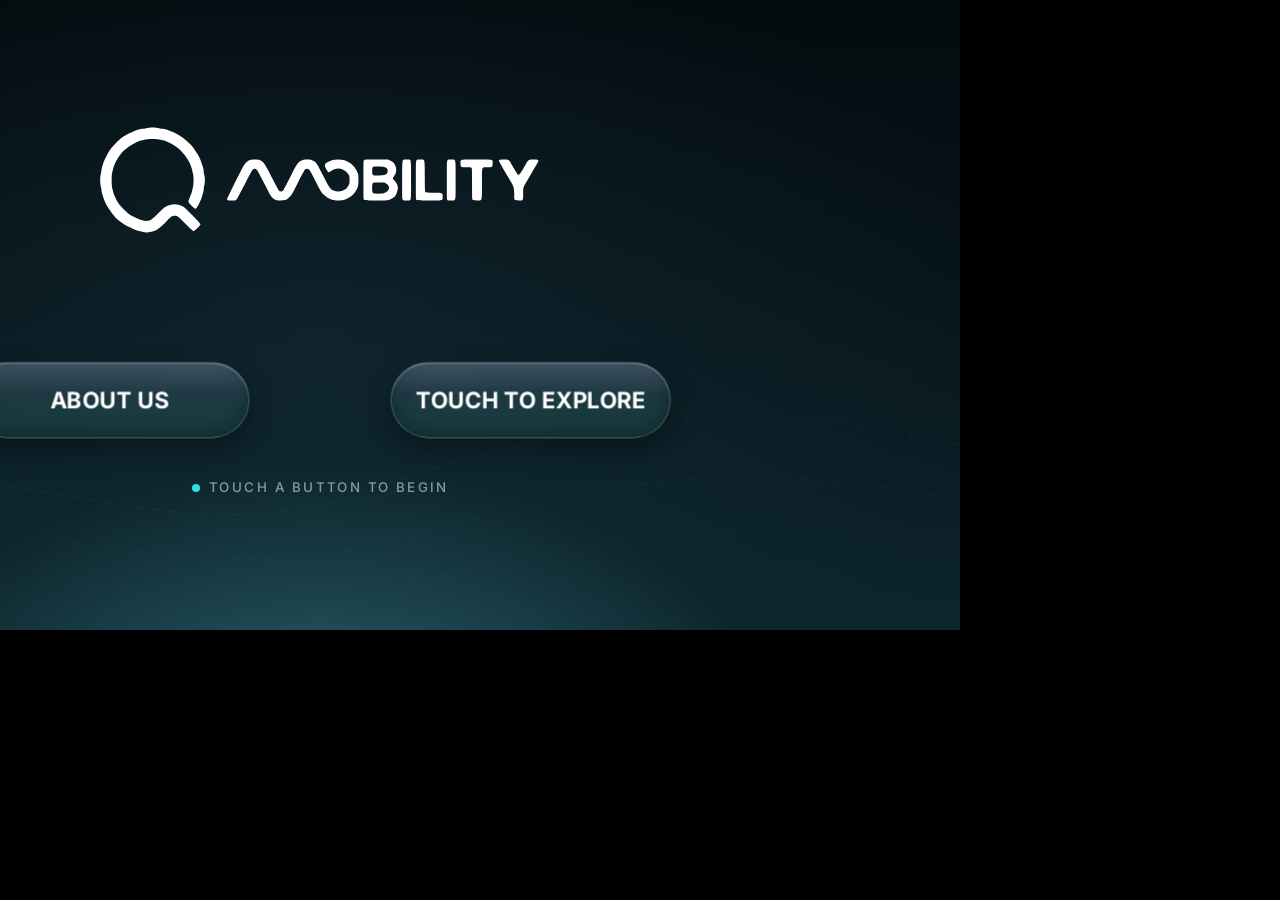
<file: qmobility-livex/index.html>
<!doctype html>
<html lang="en">
<head>
  <meta charset="utf-8">
  <meta name="viewport" content="width=device-width, initial-scale=1, maximum-scale=1, user-scalable=no">
  <meta name="mobile-web-app-capable" content="yes">
  <meta name="apple-mobile-web-app-capable" content="yes">
  <meta name="theme-color" content="#081820">
  <title>Q Mobility · LIVEX 2026</title>
  <link rel="preload" href="assets/img/q-mobility-logo.svg" as="image">
  <link rel="preload" href="assets/fonts/inter-latin-500-normal.woff2" as="font" type="font/woff2" crossorigin>
  <link rel="stylesheet" href="css/app.css">
</head>
<body>
  <!-- SVG icon sprite -->
  <svg width="0" height="0" style="position:absolute" aria-hidden="true">
    <defs>
      <symbol id="i-left" viewBox="0 0 24 24"><path d="M20 12H4.5M11 5l-7 7 7 7"/></symbol>
      <symbol id="i-right" viewBox="0 0 24 24"><path d="M4 12h15.5M13 5l7 7-7 7"/></symbol>
      <symbol id="i-home" viewBox="0 0 24 24"><path d="M2.5 11 12 2.5l9.5 8.5M5 9v11.5h5V15h4v5.5h5V9"/></symbol>
      <symbol id="i-close" viewBox="0 0 24 24"><path d="M5 5l14 14M19 5 5 19"/></symbol>
      <symbol id="i-gate" viewBox="0 0 32 32"><path d="M2.5 8.5h27M3.5 5.5h25v6h-25zM5.5 11.5v16M26.5 11.5v16"/><path d="M10 25.5v-4.8l1.6-4.2h8.8l1.6 4.2v4.8H10zM10 21h12M12.5 25.5v1.8M19.5 25.5v1.8"/><circle cx="13" cy="23" r=".6"/><circle cx="19" cy="23" r=".6"/></symbol>
      <symbol id="i-camera" viewBox="0 0 32 32"><path d="M4 10.5h5.5l2.2-3.5h8.6l2.2 3.5H28v15H4z"/><circle cx="16" cy="18" r="4.6"/><path d="M24 13.5h1"/></symbol>
      <symbol id="i-park" viewBox="0 0 32 32"><rect x="4" y="9" width="17" height="19" rx="3.5"/><path d="M10 23.5v-10h4a3 3 0 0 1 0 6h-4"/><path d="M22.5 8.5a5 5 0 0 1 4 4M23.5 4.5a9 9 0 0 1 7 7"/></symbol>
      <symbol id="i-wallet" viewBox="0 0 32 32"><path d="M6 10.5 20.5 5l2 5.5"/><path d="M4.5 11.5c0-1 .8-1.5 1.8-1.5H25a2 2 0 0 1 2 2v14a2 2 0 0 1-2 2H6.5a2 2 0 0 1-2-2z"/><path d="M27 16h-5.5a2.5 2.5 0 0 0 0 5H27z"/></symbol>
      <symbol id="i-pin" viewBox="0 0 24 24"><path d="M12 22s7-6.6 7-12.2A7 7 0 0 0 5 9.8C5 15.4 12 22 12 22z"/><circle cx="12" cy="9.8" r="2.6"/></symbol>
      <symbol id="i-map" viewBox="0 0 24 24"><path d="M9 4 3 6.5v13.5l6-2.5 6 2.5 6-2.5V4l-6 2.5z M9 4v13.5M15 6.5V20"/></symbol>
    </defs>
  </svg>

  <div id="viewport">
    <main id="stage" aria-live="polite">

      <!-- ============ HOME / ATTRACT ============ -->
      <section class="screen screen--home" data-screen="home" aria-label="Welcome">
        <div class="home-bg">
          <div class="home-glow"></div>
          <svg class="home-lines" viewBox="0 0 1920 1080" preserveAspectRatio="none" aria-hidden="true">
            <path d="M-50 860 C 400 760, 700 980, 1000 880 S 1600 700, 1980 820"/>
            <path d="M-50 930 C 360 860, 760 1030, 1060 950 S 1560 800, 1980 900"/>
            <path d="M-50 1000 C 420 940, 820 1080, 1100 1010 S 1600 900, 1980 980"/>
          </svg>
        </div>
        <div class="home-content">
          <img class="home-logo reveal" style="--d:.1s" src="assets/img/q-mobility-logo.svg" alt="Q Mobility">
          <div class="home-actions">
            <button class="glass-btn reveal" style="--d:.45s" data-go="network">About Us</button>
            <button class="glass-btn reveal" style="--d:.6s" data-go="explore">Touch to Explore</button>
          </div>
          <p class="home-hint reveal" style="--d:1s"><span class="tap-dot"></span>Touch a button to begin</p>
        </div>
        <div class="footer-mark reveal" style="--d:.9s">Q Mobility · LIVEX 2026</div>
      </section>

      <!-- ============ SLIDE 1 · NETWORK ============ -->
      <section class="screen screen--network" data-screen="network" aria-label="Our network">
        <div class="bg-photo kenburns" style="background-image:url(assets/img/abu-dhabi-aerial.jpg)"></div>
        <div class="network-shade"></div>

        <header class="brandbar reveal" style="--d:.05s">
          <img src="assets/img/q-mobility-logo.svg" alt="Q Mobility">
          <span class="brandbar__rule"></span>
          <span class="brandbar__tag">Abu Dhabi's smart mobility operator</span>
        </header>

        <div class="headline">
          <h1 class="reveal" style="--d:.15s">6 toll gates. 250,000+ parking spaces.</h1>
          <p class="reveal" style="--d:.28s">One integrated mobility network across Abu Dhabi.</p>
        </div>

        <div class="stat-cards">
          <button class="stat-card reveal-up" style="--d:.45s" data-go="explore" aria-label="Road toll DARB: 6 toll gates. View on map">
            <span class="stat-card__label">Road toll <i>·</i> DARB</span>
            <span class="stat-card__num" data-count="6">6</span>
            <span class="stat-card__title">Toll gates</span>
            <span class="stat-card__desc">4 intercity gates. 2 city peripheral gates.</span>
          </button>
          <button class="stat-card reveal-up" style="--d:.58s" data-go="technology" aria-label="Parking: 250,000+ parking spaces">
            <span class="stat-card__label">Parking</span>
            <span class="stat-card__num" data-count="250000" data-suffix="+">250,000+</span>
            <span class="stat-card__title">Parking spaces</span>
            <span class="stat-card__desc">Public and private parking across the city.</span>
          </button>
          <button class="stat-card stat-card--link reveal-up" style="--d:.71s" data-go="explore" aria-label="View the Abu Dhabi network map">
            <span class="stat-card__label">Abu Dhabi network</span>
            <span class="stat-card__body">Tolling and parking across key corridors and destinations.</span>
            <span class="stat-card__cta">View map <b>&gt;</b></span>
          </button>
        </div>

        <div class="footer-mark">Q Mobility · LIVEX 2026</div>
      </section>

      <!-- ============ SLIDE 2 · TECHNOLOGY ============ -->
      <section class="screen screen--tech" data-screen="technology" aria-label="Technology">
        <div class="bg-photo kenburns kenburns--soft" style="background-image:url(assets/img/technology-scene.jpg)"></div>
        <div class="tech-shade"></div>

        <!-- beacon dots on the scene -->
        <span class="beacon" style="left:560px;top:418px"></span>
        <span class="beacon" style="left:1402px;top:241px"></span>
        <span class="beacon" style="left:1505px;top:401px"></span>
        <span class="beacon" style="left:244px;top:777px"></span>

        <header class="brandbar brandbar--mono reveal" style="--d:.05s">
          <img src="assets/img/q-mobility-logo.svg" alt="Q Mobility">
          <span class="brandbar__rule"></span>
          <span class="brandbar__tag">Abu Dhabi's smart mobility operator</span>
        </header>

        <div class="headline headline--tech">
          <h1 class="reveal" style="--d:.15s">Powered by the latest technology.</h1>
          <p class="reveal" style="--d:.28s">AI-enabled devices, SmartPark, App and Wallet.</p>
        </div>

        <button class="callout reveal-pop" style="--d:.5s;left:418px;top:278px;width:352px" data-detail="darb">
          <svg class="callout__icon"><use href="#i-gate"/></svg>
          <span class="callout__text"><b>DARB toll gates</b>Integrated tolling across Abu&nbsp;Dhabi.</span>
        </button>
        <button class="callout reveal-pop" style="--d:.65s;left:1508px;top:78px;width:364px" data-detail="ai">
          <svg class="callout__icon"><use href="#i-camera"/></svg>
          <span class="callout__text"><b>AI-enabled devices</b>Smarter sensing and real-time guidance.</span>
        </button>
        <button class="callout reveal-pop" style="--d:.8s;left:1541px;top:379px;width:345px" data-detail="smartpark">
          <svg class="callout__icon"><use href="#i-park"/></svg>
          <span class="callout__text"><b>SmartPark</b>Intelligent parking touchpoints across the city.</span>
        </button>
        <button class="callout reveal-pop" style="--d:.95s;left:310px;top:806px;width:394px" data-detail="app">
          <svg class="callout__icon"><use href="#i-wallet"/></svg>
          <span class="callout__text"><b>App + Wallet</b>Seamless access, payment and account management.</span>
        </button>

        <p class="tap-hint reveal" style="--d:1.3s"><span class="tap-dot"></span>Tap a highlight to learn more</p>
        <div class="footer-mark footer-mark--mono">Q Mobility · LIVEX 2026</div>
      </section>

      <!-- ============ SLIDE 3 · CLOSING ============ -->
      <section class="screen screen--closing" data-screen="closing" aria-label="Mobility for a better life">
        <div class="closing-bg"></div>
        <div class="closing-content">
          <img class="closing-logo reveal" style="--d:.15s" src="assets/img/q-mobility-logo.svg" alt="Q Mobility">
          <p class="closing-tagline reveal" style="--d:.5s">Mobility for a better life</p>
        </div>
      </section>

      <!-- ============ EXPLORE · TOLL GATE MAP ============ -->
      <section class="screen screen--map" data-screen="explore" aria-label="Abu Dhabi toll gate map">
        <header class="brandbar reveal" style="--d:.05s">
          <img src="assets/img/q-mobility-logo.svg" alt="Q Mobility">
          <span class="brandbar__rule"></span>
          <span class="brandbar__tag">Abu Dhabi's smart mobility operator</span>
        </header>

        <aside class="map-side">
          <p class="eyebrow reveal" style="--d:.12s">DARB · Road toll network</p>
          <h1 class="map-title reveal" style="--d:.2s">6 toll gates across Abu&nbsp;Dhabi.</h1>
          <p class="map-sub reveal" style="--d:.28s">Tap a gate on the map or in the list.</p>
          <ol class="gate-list" id="gateList"></ol>
        </aside>

        <div class="map-frame reveal-up" style="--d:.2s">
          <div class="map-canvas" id="mapCanvas">
            <img src="assets/img/toll-gates-map.jpg" alt="Map of Abu Dhabi showing the six DARB toll gates" draggable="false">
            <div id="mapPins"></div>
          </div>
          <div class="gate-card" id="gateCard" hidden>
            <button class="gate-card__close" aria-label="Close"><svg><use href="#i-close"/></svg></button>
            <div class="gate-card__photo" id="gateCardPhoto"></div>
            <div class="gate-card__body">
              <span class="eyebrow">DARB toll gate</span>
              <h2 id="gateCardName"></h2>
              <p class="gate-card__ar" id="gateCardAr" lang="ar" dir="rtl"></p>
            </div>
          </div>
        </div>

        <div class="footer-mark">Q Mobility · LIVEX 2026</div>
      </section>

      <!-- ============ DETAIL SHEET (technology) ============ -->
      <div class="sheet" id="sheet" hidden>
        <div class="sheet__scrim" data-close></div>
        <article class="sheet__panel" role="dialog" aria-modal="true" aria-labelledby="sheetTitle">
          <button class="sheet__close" data-close aria-label="Close"><svg><use href="#i-close"/></svg></button>
          <div class="sheet__media" id="sheetMedia"></div>
          <div class="sheet__body">
            <div class="sheet__head">
              <svg class="sheet__icon" id="sheetIcon"><use href="#i-gate"/></svg>
              <span class="eyebrow eyebrow--mono" id="sheetEyebrow"></span>
            </div>
            <h2 id="sheetTitle"></h2>
            <p id="sheetText"></p>
            <ul class="sheet__facts" id="sheetFacts"></ul>
            <button class="text-link" id="sheetAction" hidden></button>
          </div>
        </article>
      </div>

      <!-- ============ PERSISTENT NAV ============ -->
      <nav class="nav" id="nav" aria-label="Slide navigation">
        <button class="nav-btn" data-nav="prev" aria-label="Previous"><svg><use href="#i-left"/></svg></button>
        <button class="nav-btn" data-nav="home" aria-label="Home"><svg><use href="#i-home"/></svg></button>
        <button class="nav-btn nav-btn--active" data-nav="next" aria-label="Next"><svg><use href="#i-right"/></svg></button>
      </nav>

      <div class="progress" id="progress" aria-hidden="true"><i></i><i></i><i></i></div>
      <div class="idle-bar" id="idleBar" aria-hidden="true"></div>
    </main>
  </div>

  <script src="js/app.js"></script>
</body>
</html>
</file>
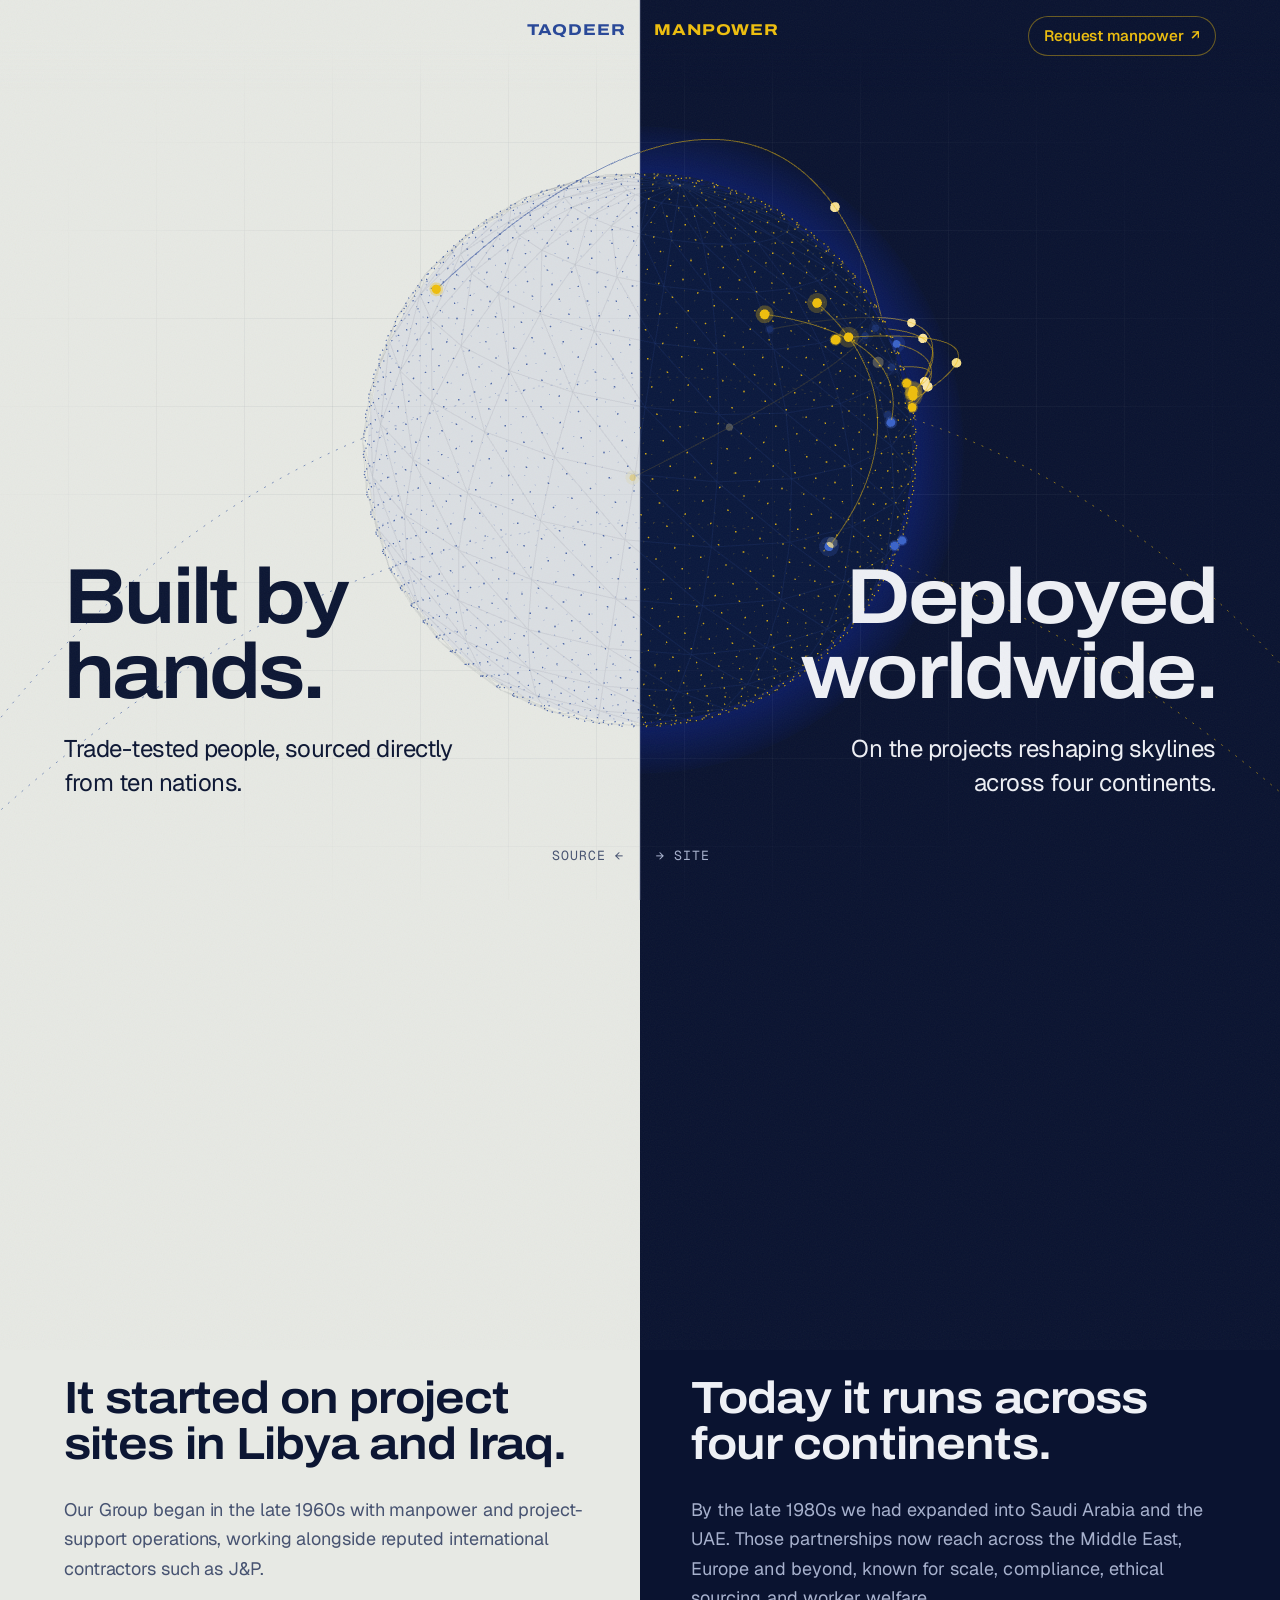
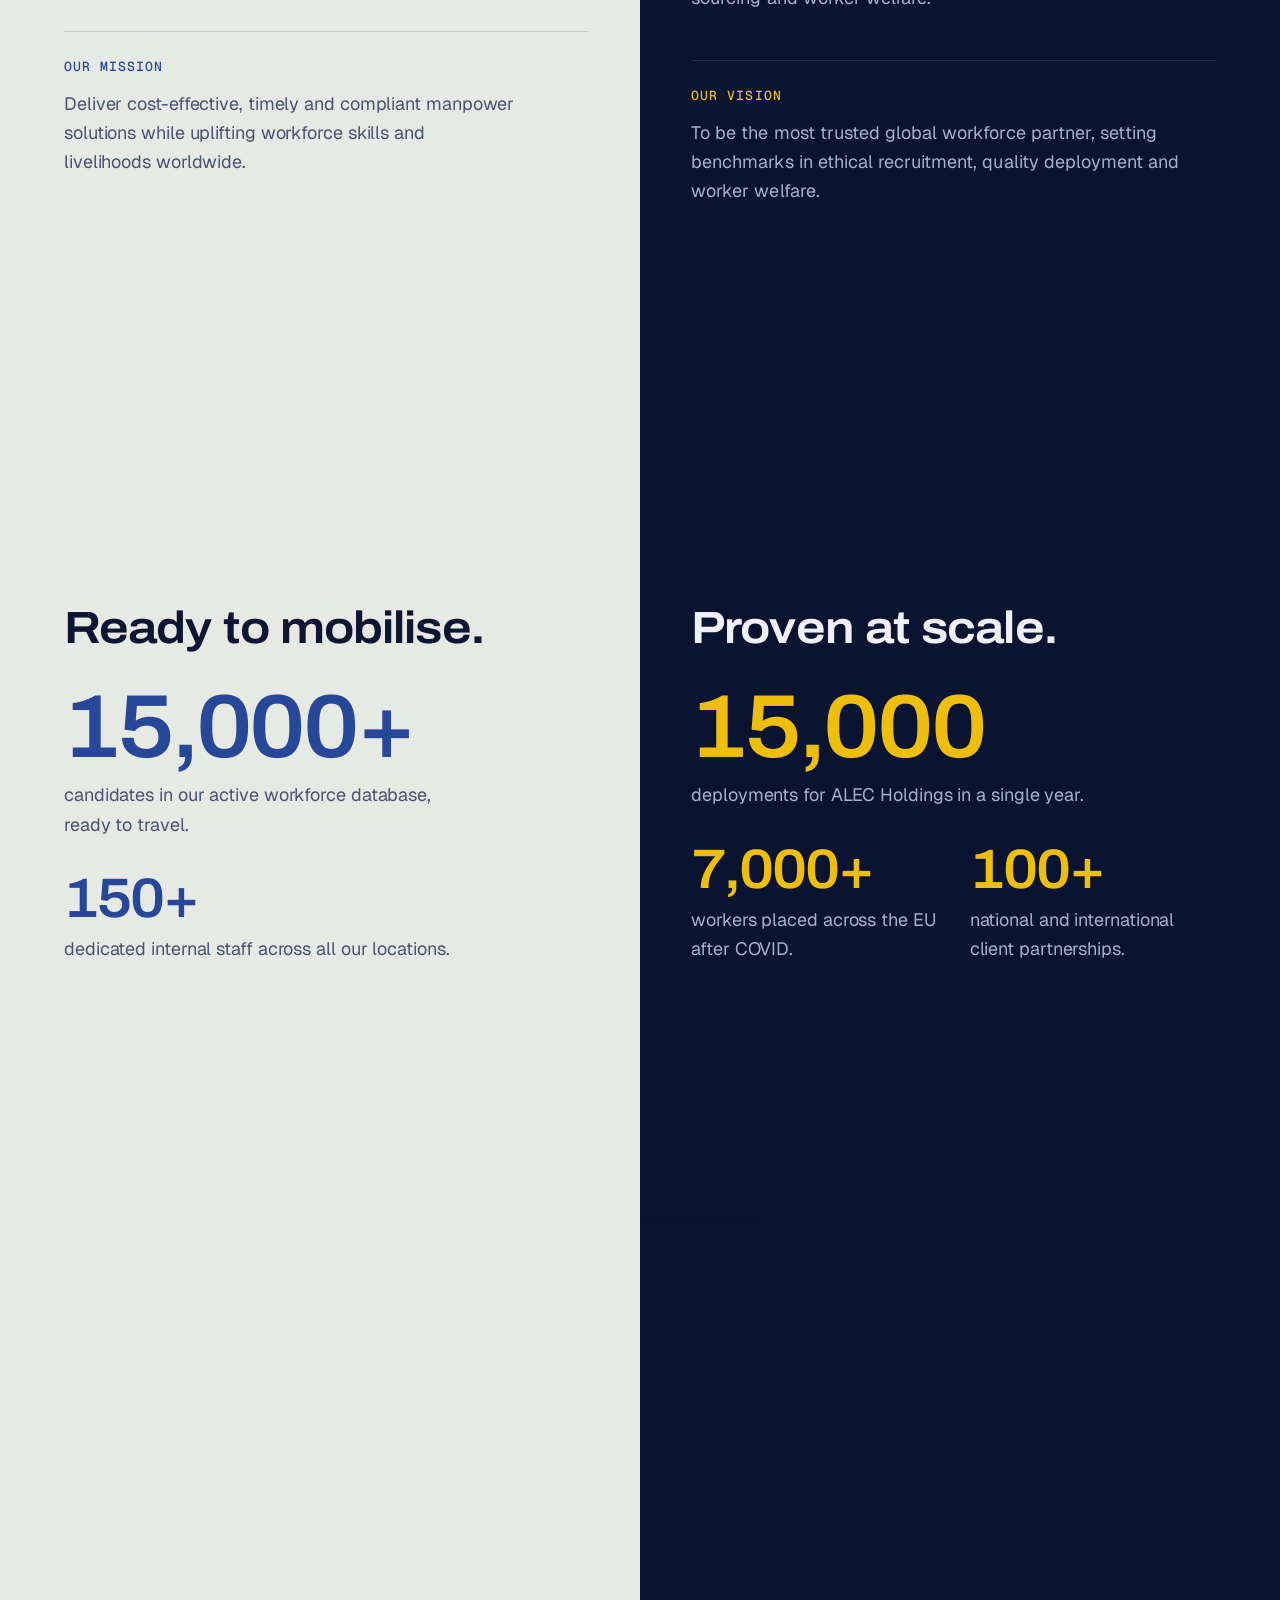
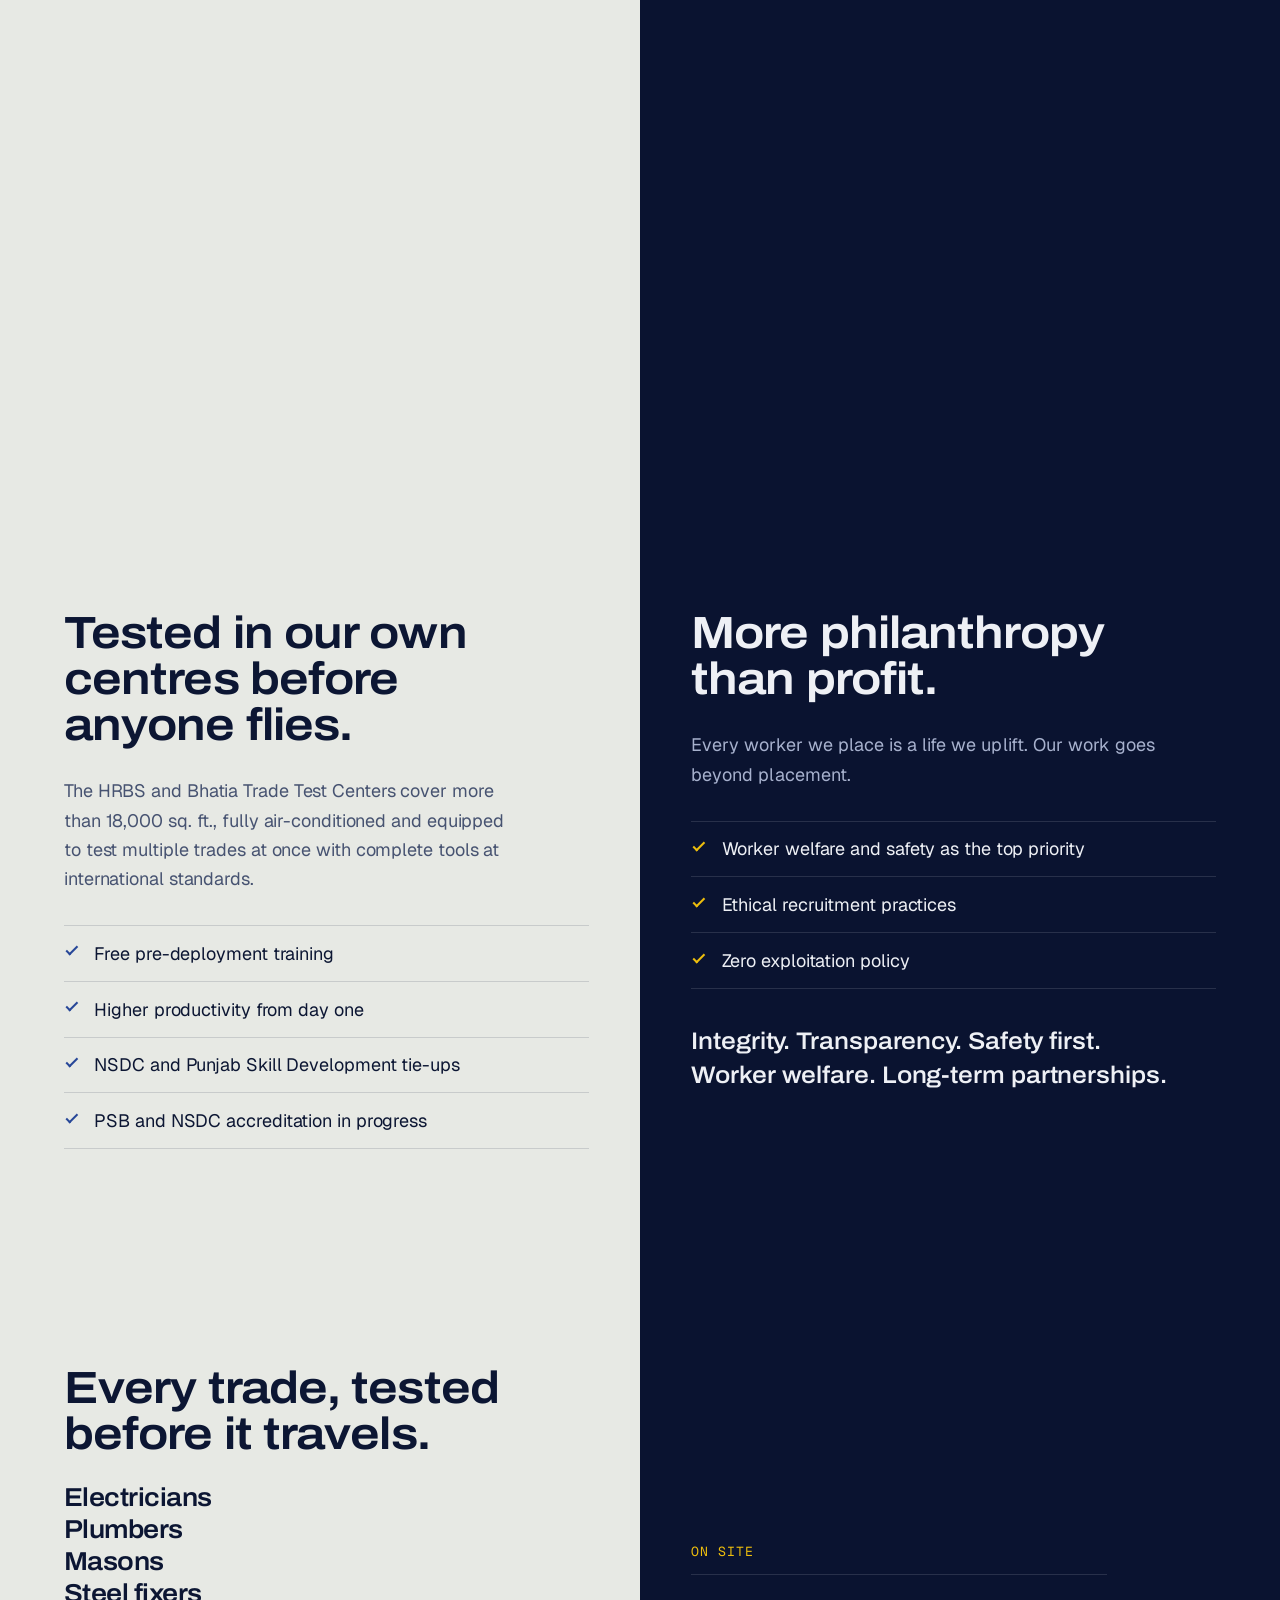
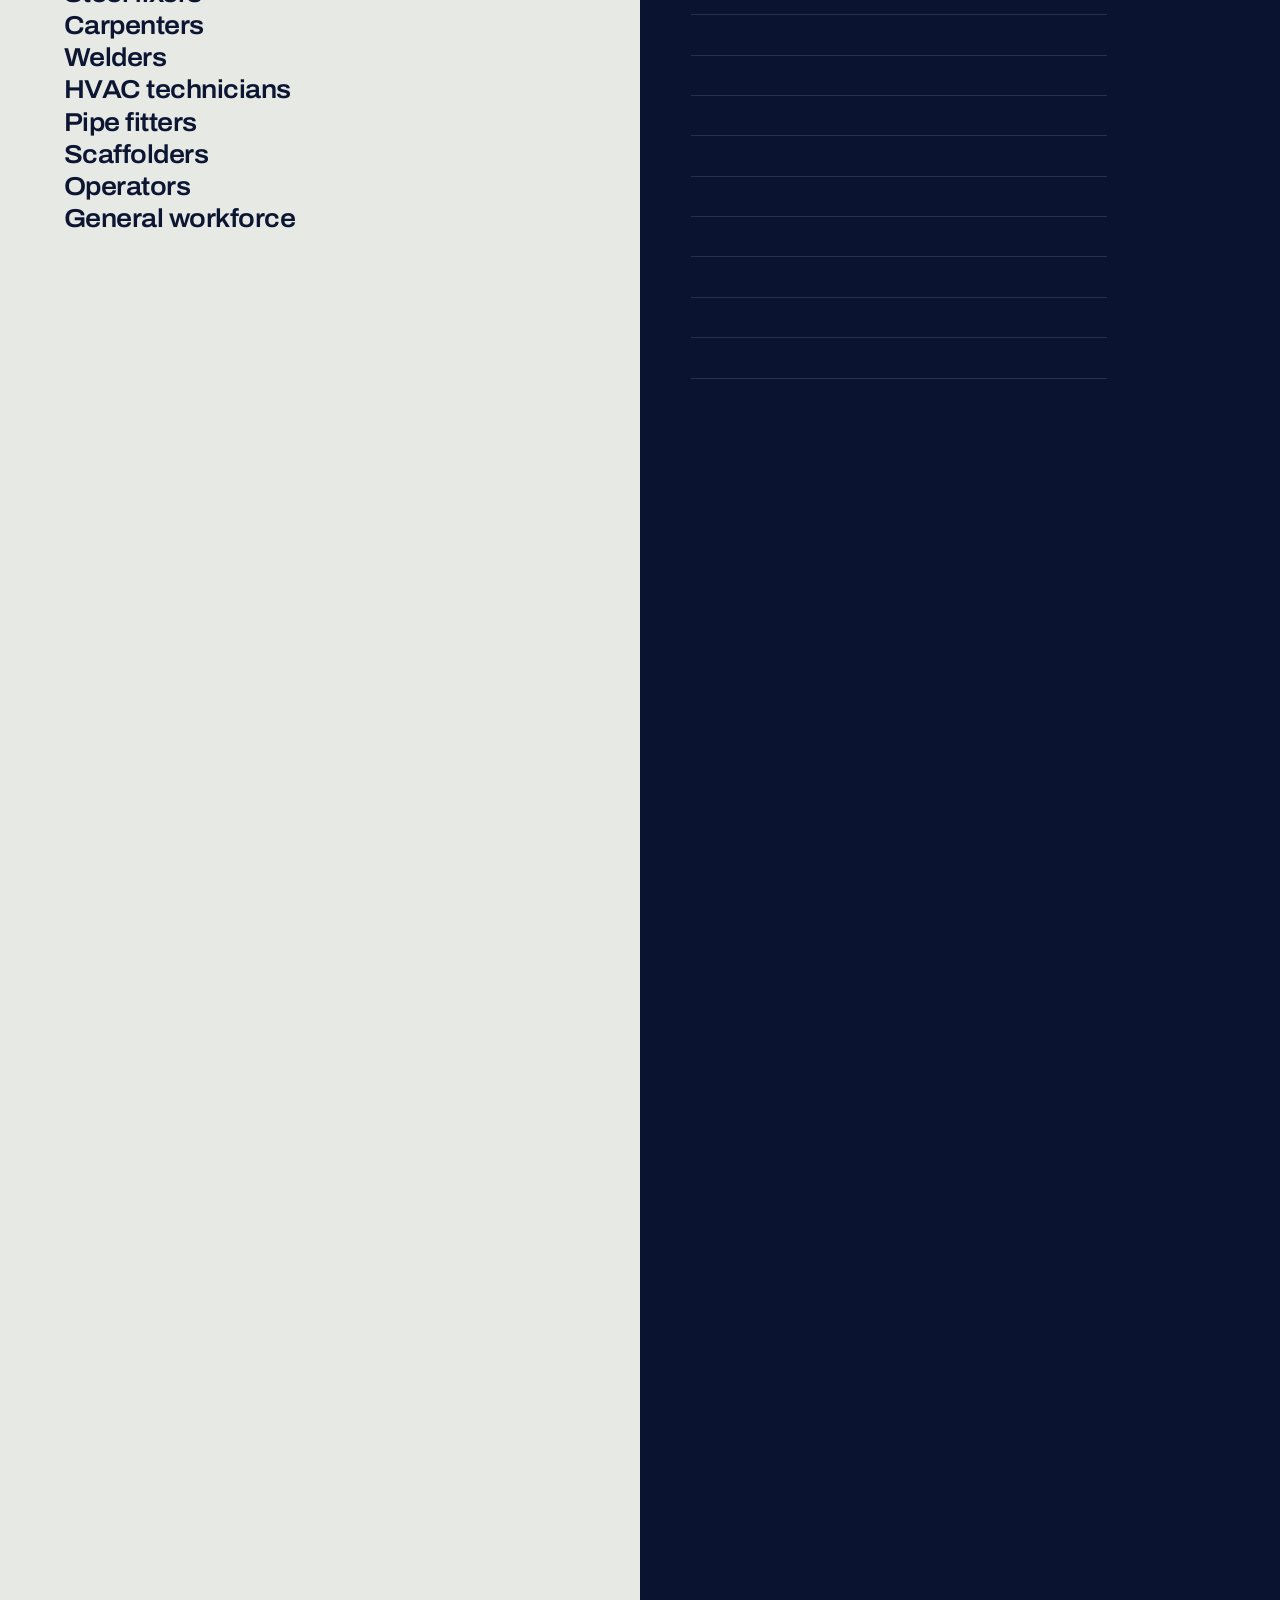
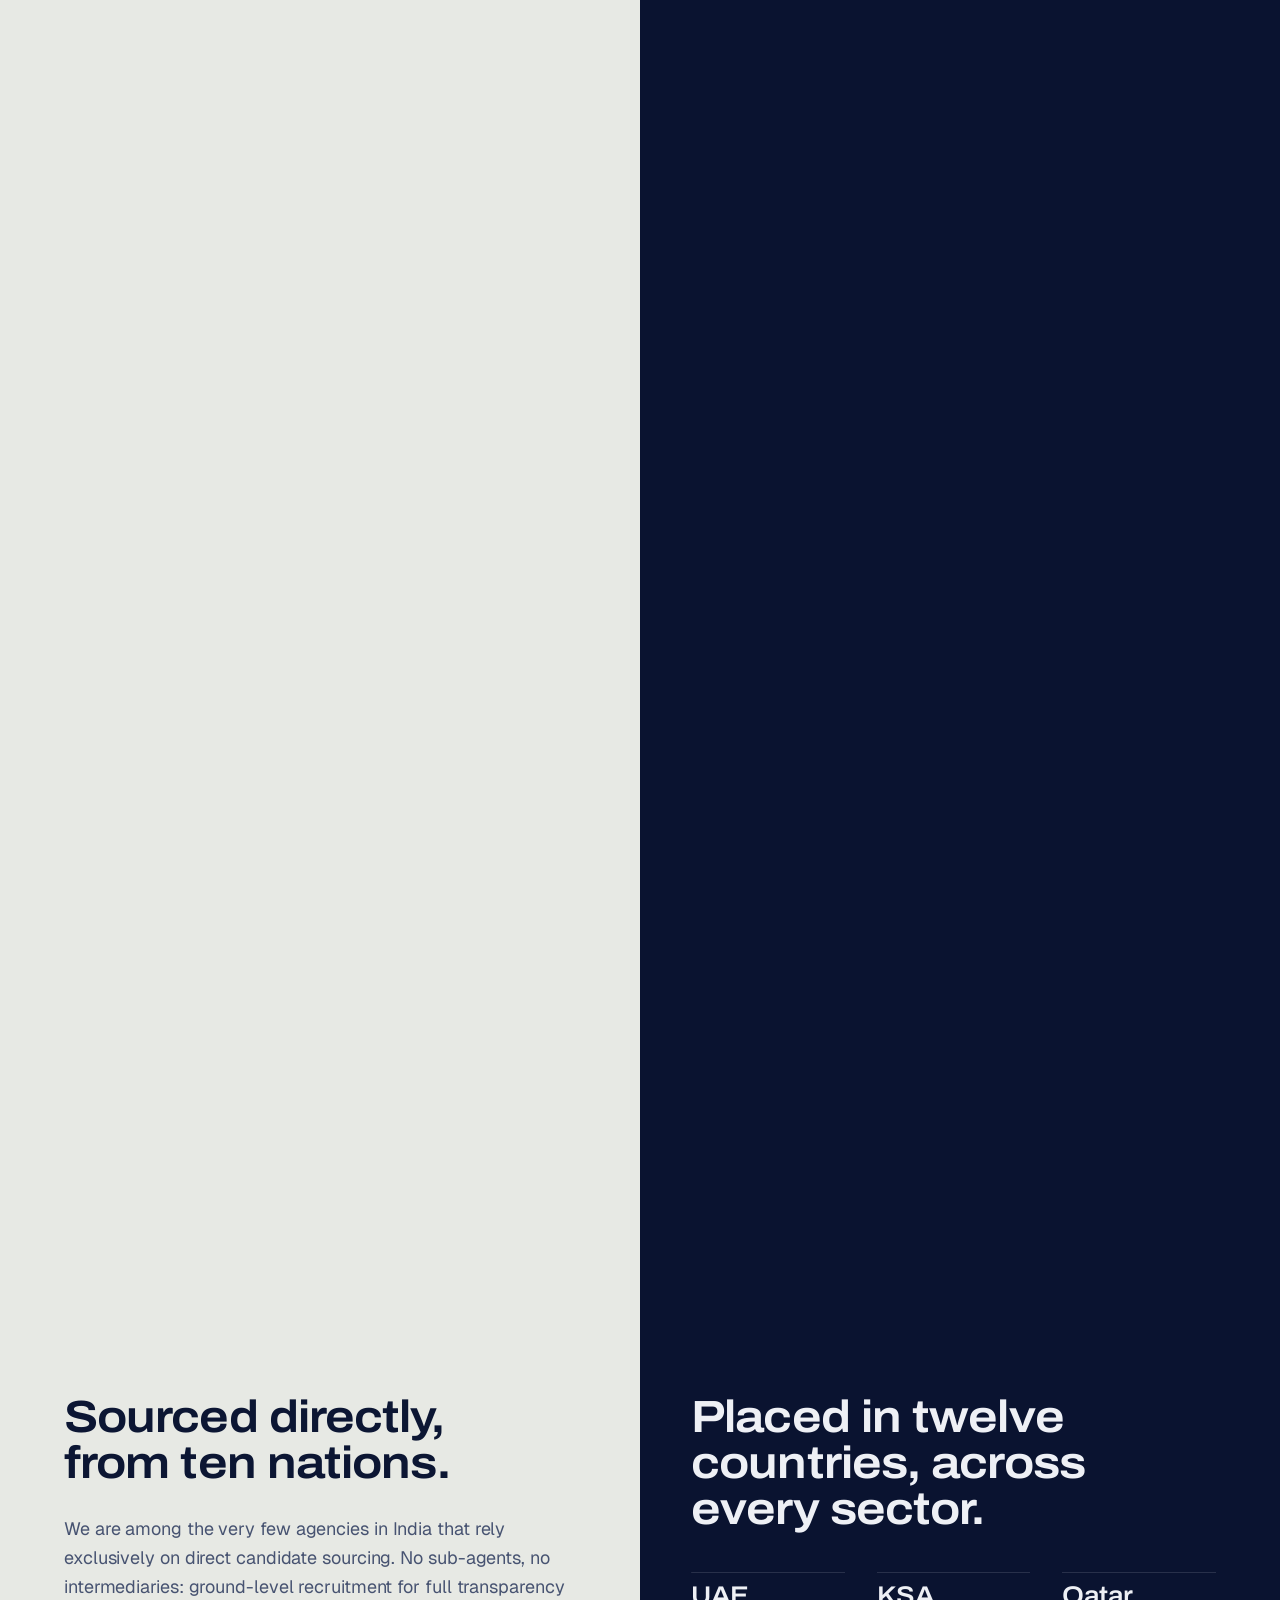
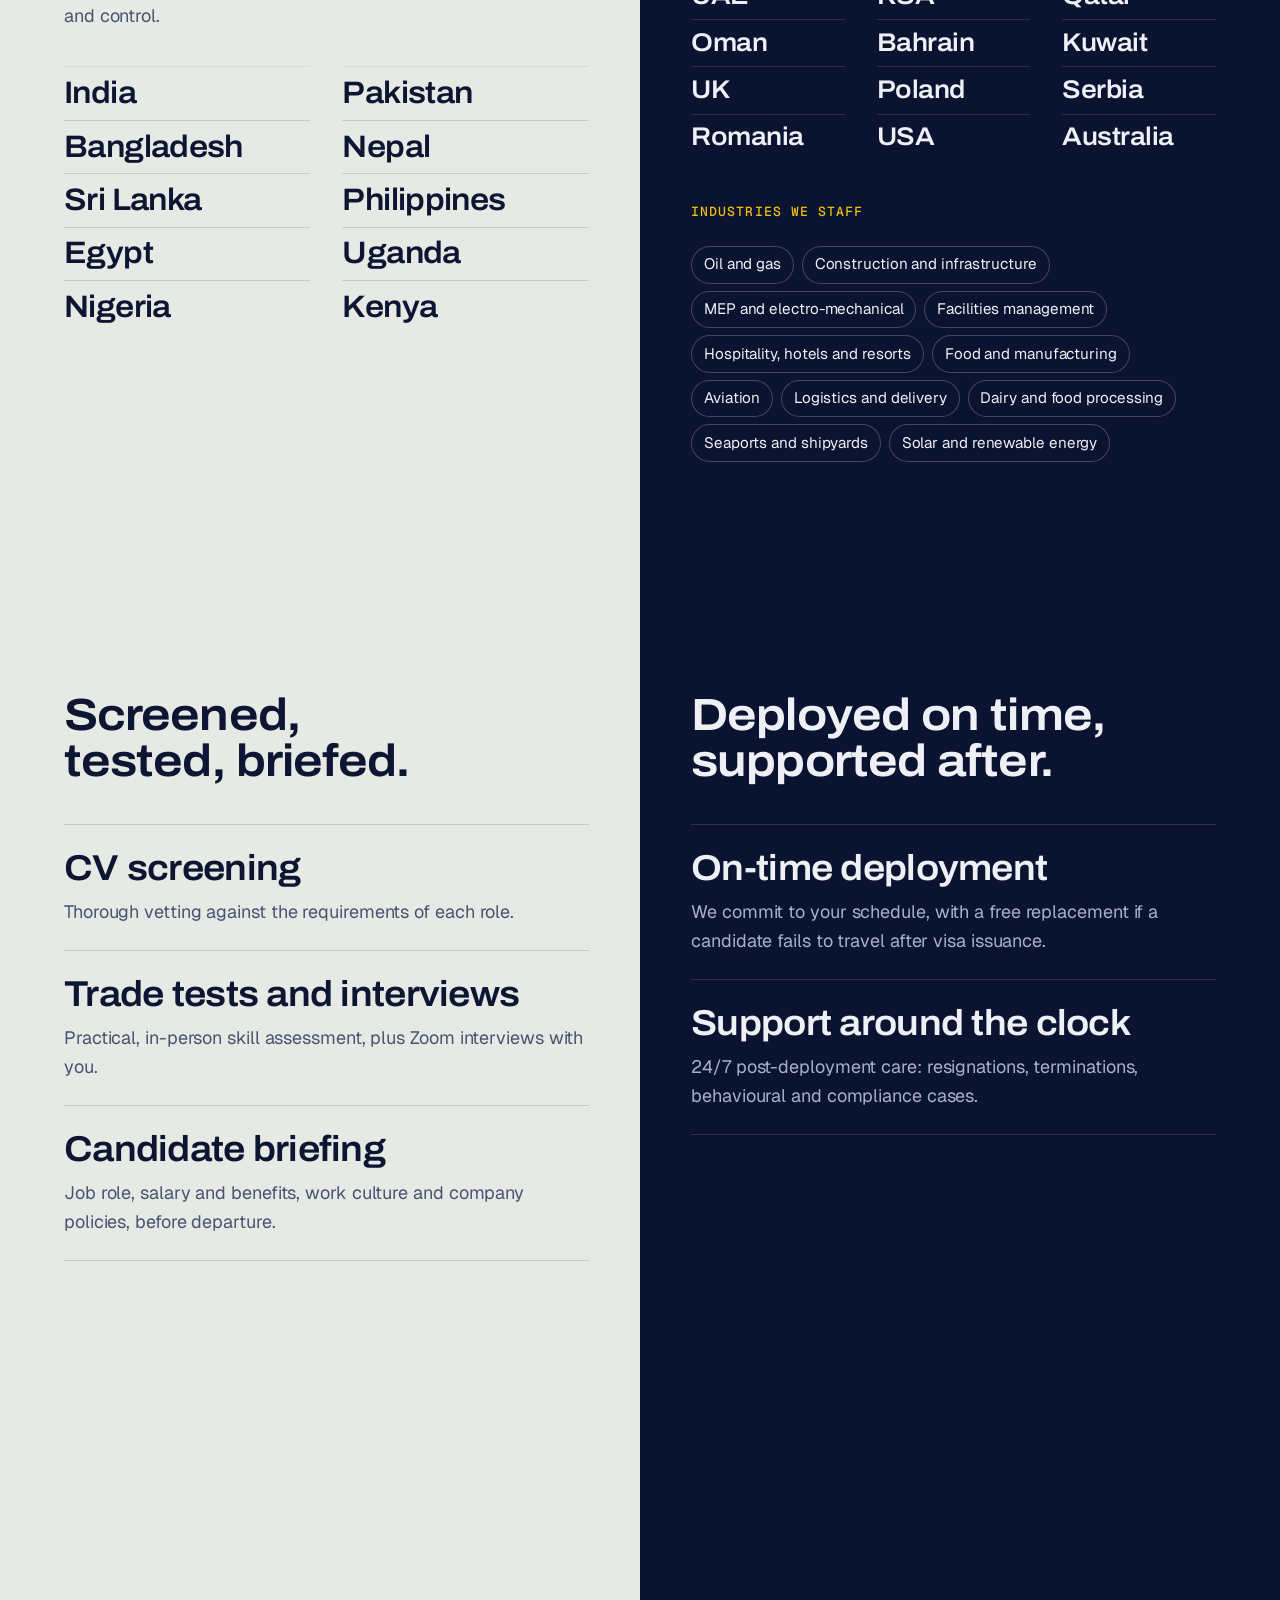
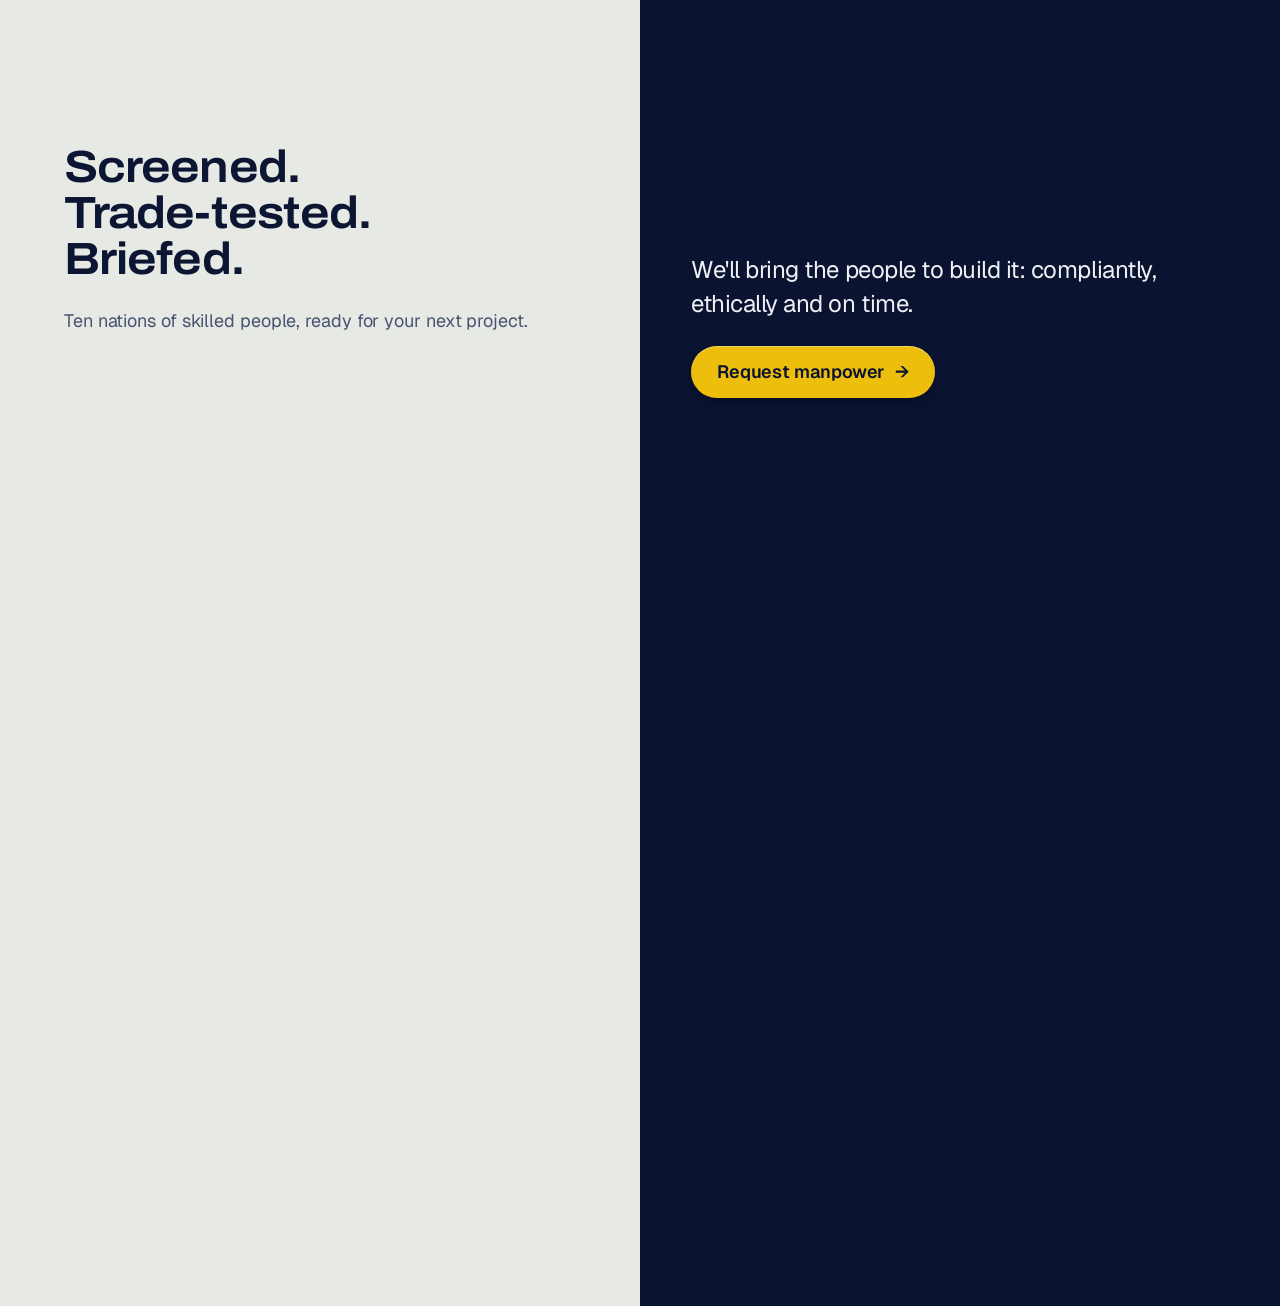
<file: V8/index.html>
<!doctype html>
<html lang="en">
<head>
<meta charset="utf-8">
<meta name="viewport" content="width=device-width, initial-scale=1, viewport-fit=cover">
<meta name="theme-color" content="#0A1330">
<title>Taqdeer Manpower · Built by hands, deployed worldwide</title>
<meta name="description" content="Taqdeer Manpower sources trade-tested workers directly from ten nations and deploys them to projects across the Middle East, Europe, the USA and Australia. Since the late 1960s.">
<link rel="icon" href="assets/favicon.svg" type="image/svg+xml">
<link rel="preconnect" href="https://fonts.googleapis.com">
<link rel="preconnect" href="https://fonts.gstatic.com" crossorigin>
<link rel="stylesheet" href="https://fonts.googleapis.com/css2?family=Archivo:wdth,wght@62..125,400..800&family=Geist:wght@300..700&family=Geist+Mono:wght@400;500&display=swap">
<link rel="stylesheet" href="scrollcraft.css">
<link rel="stylesheet" href="css/taqdeer.css">
<script type="importmap">{ "imports": { "three": "./vendor/three.module.js" } }</script>
</head>
<body>

<a class="skip" href="#roots">Skip to content</a>
<div class="sc-grain" aria-hidden="true"></div>

<!-- ============================================================
     THE SEAM. In a split-stage page the divider is the chrome:
     it carries the wordmark (TAQDEER on the source side, MANPOWER
     on the site side), the labels for both columns, and the
     progress of the argument. No nav bar.
     ============================================================ -->
<div class="seam" aria-hidden="false">
  <div class="seam__veil seam__veil--src" aria-hidden="true"></div>
  <div class="seam__veil seam__veil--site" aria-hidden="true"></div>
  <div class="seam__line" aria-hidden="true"><span class="seam__fill"></span></div>
  <span class="seam__gate" aria-hidden="true"></span>
  <a class="seam__mark" href="#top" aria-label="Taqdeer Manpower, back to top">
    <span class="seam__taq">TAQDEER</span>
    <span class="seam__man">MANPOWER</span>
  </a>
  <div class="seam__labels" aria-hidden="true">
    <span class="seam__l">Source</span>
    <span class="seam__r">Site</span>
  </div>
</div>
<a class="corner-cta" href="mailto:info@taqdeermanpower.com?subject=Manpower%20requirement">Request manpower</a>

<!-- phone: the seam becomes a split top strip -->
<div class="mbar" aria-hidden="true">
  <span class="mbar__taq">TAQDEER</span><span class="mbar__man">MANPOWER</span>
  <span class="mbar__fill"></span>
</div>

<main id="top">

  <!-- 1 · RECOGNITION. pin. The split, established at 50/50. -->
  <section class="act act--hero" data-sc-act="pin" data-sc-span="1.4"
           data-split="hero" data-left="Source" data-right="Site">
    <div class="stage" data-sc-stage>
      <div class="pane pane--src">
        <div class="plane plane--grid" data-plane="0.35"></div>
        <svg class="plane plane--arc" data-plane="1.5" viewBox="0 0 1600 900" preserveAspectRatio="none" aria-hidden="true">
          <path d="M-40 760 C 420 260, 1180 260, 1640 700" />
          <path d="M-40 840 C 520 420, 1080 420, 1640 820" />
        </svg>
      </div>
      <div class="pane pane--site">
        <div class="plane plane--grid" data-plane="0.35"></div>
        <svg class="plane plane--arc" data-plane="1.5" viewBox="0 0 1600 900" preserveAspectRatio="none" aria-hidden="true">
          <path d="M-40 760 C 420 260, 1180 260, 1640 700" />
          <path d="M-40 840 C 520 420, 1080 420, 1640 820" />
        </svg>
      </div>

      <canvas class="globe" id="globe" aria-hidden="true"></canvas>

      <h1 class="sr-only">Taqdeer Manpower. Built by hands, deployed worldwide.</h1>
      <div class="pane pane--src pane--copy">
        <div class="body body--hero-src" data-sc-cue="0 0.86 0">
          <p class="hero-line sc-display" aria-hidden="true"><span class="wipe wipe--out-l">Built by hands.</span></p>
          <p class="sc-lede">Trade-tested people, sourced directly from ten nations.</p>
        </div>
      </div>
      <div class="pane pane--site pane--copy">
        <div class="body body--hero-site" data-sc-cue="0 0.86 0">
          <p class="hero-line sc-display" aria-hidden="true"><span class="wipe wipe--out-r">Deployed worldwide.</span></p>
          <p class="sc-lede">On the projects reshaping skylines across four continents.</p>
        </div>
      </div>
    </div>
  </section>

  <!-- 2 · TRUST. flow + reveal. Where it began, where it is now. -->
  <section class="act fsplit" id="roots" data-sc-act="flow"
           data-split="flow" data-left="Late 1960s" data-right="Today">
    <div class="side side--src">
      <div class="col" data-sc-reveal="right" data-sc-reveal-at="0.08 0.36">
        <h2 class="sc-display sc-display--md">It started on project sites in Libya and Iraq.</h2>
        <p class="sc-body">Our Group began in the late 1960s with manpower and project-support operations, working alongside reputed international contractors such as J&amp;P.</p>
        <div class="note">
          <h3 class="note__h">Our mission</h3>
          <p class="sc-body">Deliver cost-effective, timely and compliant manpower solutions while uplifting workforce skills and livelihoods worldwide.</p>
        </div>
      </div>
    </div>
    <div class="side side--site">
      <div class="col" data-sc-reveal="left" data-sc-reveal-at="0.14 0.42">
        <h2 class="sc-display sc-display--md">Today it runs across four continents.</h2>
        <p class="sc-body">By the late 1980s we had expanded into Saudi Arabia and the UAE. Those partnerships now reach across the Middle East, Europe and beyond, known for scale, compliance, ethical sourcing and worker welfare.</p>
        <div class="note">
          <h3 class="note__h">Our vision</h3>
          <p class="sc-body">To be the most trusted global workforce partner, setting benchmarks in ethical recruitment, quality deployment and worker welfare.</p>
        </div>
      </div>
    </div>
  </section>

  <!-- 3 · SUBSTANCE. pin + count. The balance tips one way, then the other. -->
  <section class="act act--scale" data-sc-act="pin" data-sc-span="2"
           data-split="sway" data-left="Ready" data-right="Delivered">
    <div class="stage" data-sc-stage>
      <div class="pane pane--src"></div>
      <div class="pane pane--site"></div>
      <div class="pane pane--src pane--copy">
        <div class="body body--scale" data-shift>
          <h2 class="sc-display sc-display--md">Ready to mobilise.</h2>
          <dl class="figs">
            <div class="fig fig--big">
              <dt class="sr-only">Active workforce database</dt>
              <dd><span class="fig__n"><span data-sc-count="0 15,000" data-sc-count-at="0.04 0.36">0</span>+</span>
                <span class="fig__t">candidates in our active workforce database, ready to travel.</span></dd>
            </div>
            <div class="fig">
              <dt class="sr-only">Internal staff</dt>
              <dd><span class="fig__n"><span data-sc-count="0 150" data-sc-count-at="0.1 0.4">0</span>+</span>
                <span class="fig__t">dedicated internal staff across all our locations.</span></dd>
            </div>
          </dl>
        </div>
      </div>
      <div class="pane pane--site pane--copy">
        <div class="body body--scale" data-shift>
          <h2 class="sc-display sc-display--md">Proven at scale.</h2>
          <dl class="figs">
            <div class="fig fig--big">
              <dt class="sr-only">ALEC Holdings deployments</dt>
              <dd><span class="fig__n"><span data-sc-count="0 15,000" data-sc-count-at="0.52 0.84">0</span></span>
                <span class="fig__t">deployments for ALEC Holdings in a single year.</span></dd>
            </div>
            <div class="fig">
              <dt class="sr-only">EU placements</dt>
              <dd><span class="fig__n"><span data-sc-count="0 7,000" data-sc-count-at="0.56 0.86">0</span>+</span>
                <span class="fig__t">workers placed across the EU after COVID.</span></dd>
            </div>
            <div class="fig">
              <dt class="sr-only">Client partnerships</dt>
              <dd><span class="fig__n"><span data-sc-count="0 100" data-sc-count-at="0.6 0.9">0</span>+</span>
                <span class="fig__t">national and international client partnerships.</span></dd>
            </div>
          </dl>
        </div>
      </div>
    </div>
  </section>

  <!-- 4 · QUIET BEFORE THE PEAK. flow + in. -->
  <section class="act fsplit fsplit--quiet" data-sc-act="flow"
           data-split="flow" data-left="Trained" data-right="Protected">
    <div class="side side--src">
      <div class="col" data-sc-in data-sc-stagger="70">
        <h2 class="sc-display sc-display--md">Tested in our own centres before anyone flies.</h2>
        <p class="sc-body">The HRBS and Bhatia Trade Test Centers cover more than 18,000 sq. ft., fully air-conditioned and equipped to test multiple trades at once with complete tools at international standards.</p>
        <ul class="ticks">
          <li>Free pre-deployment training</li>
          <li>Higher productivity from day one</li>
          <li>NSDC and Punjab Skill Development tie-ups</li>
          <li>PSB and NSDC accreditation in progress</li>
        </ul>
      </div>
    </div>
    <div class="side side--site">
      <div class="col" data-sc-in data-sc-stagger="70">
        <h2 class="sc-display sc-display--md">More philanthropy than profit.</h2>
        <p class="sc-body">Every worker we place is a life we uplift. Our work goes beyond placement.</p>
        <ul class="ticks">
          <li>Worker welfare and safety as the top priority</li>
          <li>Ethical recruitment practices</li>
          <li>Zero exploitation policy</li>
        </ul>
        <p class="values">Integrity. Transparency. Safety first. Worker welfare. Long-term partnerships.</p>
      </div>
    </div>
  </section>

  <!-- 5 · THE PEAK. pin + the crossing (signature). Each trade leaves
       the source column, passes through the seam and lands on site. -->
  <section class="act act--cross" id="trades" data-sc-act="pin" data-sc-span="3.6"
           data-split="cross" data-left="Trades" data-right="Landmarks">
    <div class="stage" data-sc-stage>
      <div class="pane pane--src"></div>
      <div class="pane pane--site"></div>

      <div class="pane pane--src pane--copy">
        <div class="body body--cross-src">
          <h2 class="sc-display sc-display--md">Every trade, tested before it travels.</h2>
          <ul class="trades" data-cross-src>
            <li>Electricians</li><li>Plumbers</li><li>Masons</li><li>Steel fixers</li>
            <li>Carpenters</li><li>Welders</li><li>HVAC technicians</li><li>Pipe fitters</li>
            <li>Scaffolders</li><li>Operators</li><li>General workforce</li>
          </ul>
        </div>
      </div>
      <div class="pane pane--site pane--copy">
        <div class="body body--cross-site">
          <div class="proj" aria-label="Landmark projects our people have supported">
            <div class="proj__i" data-sc-cue="0 0.22 0"><h3 class="sc-display">Burj Khalifa</h3><p>Dubai, UAE. The world's tallest building.</p></div>
            <div class="proj__i" data-sc-cue="0.18 0.42"><h3 class="sc-display">Burj Al Arab</h3><p>Dubai, UAE.</p></div>
            <div class="proj__i" data-sc-cue="0.38 0.62"><h3 class="sc-display">Ferrari World</h3><p>Abu Dhabi, UAE.</p></div>
            <div class="proj__i" data-sc-cue="0.58 0.82"><h3 class="sc-display">NEOM</h3><p>Saudi Arabia. The giga-project reimagining how we live.</p></div>
            <div class="proj__i" data-sc-cue="0.78 1 0.15 0"><h3 class="sc-display">Walmart projects</h3><p>USA and international.</p></div>
          </div>
          <div class="crew" aria-hidden="true">
            <span class="crew__label">On site</span>
            <ol class="crew__list" data-cross-dst>
              <li><span>Electricians</span></li><li><span>Plumbers</span></li><li><span>Masons</span></li><li><span>Steel fixers</span></li>
              <li><span>Carpenters</span></li><li><span>Welders</span></li><li><span>HVAC technicians</span></li><li><span>Pipe fitters</span></li>
              <li><span>Scaffolders</span></li><li><span>Operators</span></li><li><span>General workforce</span></li>
            </ol>
          </div>
        </div>
      </div>

      <!-- the travellers: each word exists twice, once per side, and each copy
           is clipped to its own half, so a word changes colour exactly as it
           passes through the seam -->
      <div class="pane pane--src xlayer" aria-hidden="true" data-cross-layer></div>
      <div class="pane pane--site xlayer" aria-hidden="true" data-cross-layer></div>
    </div>
  </section>

  <!-- 6 · RANGE. flow + reveal. -->
  <section class="act fsplit" id="reach" data-sc-act="flow"
           data-split="flow" data-left="Recruited from" data-right="Deployed to">
    <div class="side side--src">
      <div class="col">
        <h2 class="sc-display sc-display--md">Sourced directly, from ten nations.</h2>
        <p class="sc-body">We are among the very few agencies in India that rely exclusively on direct candidate sourcing. No sub-agents, no intermediaries: ground-level recruitment for full transparency and control.</p>
        <ul class="places" data-sc-reveal="right" data-sc-reveal-at="0.16 0.44">
          <li>India</li><li>Pakistan</li><li>Bangladesh</li><li>Nepal</li><li>Sri Lanka</li>
          <li>Philippines</li><li>Egypt</li><li>Uganda</li><li>Nigeria</li><li>Kenya</li>
        </ul>
      </div>
    </div>
    <div class="side side--site">
      <div class="col">
        <h2 class="sc-display sc-display--md">Placed in twelve countries, across every sector.</h2>
        <ul class="places" data-sc-reveal="left" data-sc-reveal-at="0.2 0.48">
          <li>UAE</li><li>KSA</li><li>Qatar</li><li>Oman</li><li>Bahrain</li><li>Kuwait</li>
          <li>UK</li><li>Poland</li><li>Serbia</li><li>Romania</li><li>USA</li><li>Australia</li>
        </ul>
        <h3 class="note__h">Industries we staff</h3>
        <ul class="inds">
          <li>Oil and gas</li><li>Construction and infrastructure</li><li>MEP and electro-mechanical</li>
          <li>Facilities management</li><li>Hospitality, hotels and resorts</li><li>Food and manufacturing</li>
          <li>Aviation</li><li>Logistics and delivery</li><li>Dairy and food processing</li>
          <li>Seaports and shipyards</li><li>Solar and renewable energy</li>
        </ul>
      </div>
    </div>
  </section>

  <!-- 7 · METHOD. flow + staggered in. Half the process happens at
       source, half on site, so the split is literal here. -->
  <section class="act fsplit" id="process" data-sc-act="flow"
           data-split="flow" data-left="At source" data-right="On site">
    <div class="side side--src">
      <div class="col">
        <h2 class="sc-display sc-display--md">Screened, tested, briefed.</h2>
        <ol class="steps" data-sc-in data-sc-stagger="80">
          <li><h3>CV screening</h3><p>Thorough vetting against the requirements of each role.</p></li>
          <li><h3>Trade tests and interviews</h3><p>Practical, in-person skill assessment, plus Zoom interviews with you.</p></li>
          <li><h3>Candidate briefing</h3><p>Job role, salary and benefits, work culture and company policies, before departure.</p></li>
        </ol>
      </div>
    </div>
    <div class="side side--site">
      <div class="col">
        <h2 class="sc-display sc-display--md">Deployed on time, supported after.</h2>
        <ol class="steps" data-sc-in data-sc-stagger="80">
          <li><h3>On-time deployment</h3><p>We commit to your schedule, with a free replacement if a candidate fails to travel after visa issuance.</p></li>
          <li><h3>Support around the clock</h3><p>24/7 post-deployment care: resignations, terminations, behavioural and compliance cases.</p></li>
        </ol>
      </div>
    </div>
  </section>

  <!-- 8 · COMMITMENT. pin. The collapse: the seam travels to the edge
       and the site column takes the page. Last element, holds. -->
  <section class="act act--close" id="contact" data-sc-act="pin" data-sc-span="1.7"
           data-split="collapse" data-left="" data-right="Your project">
    <div class="stage" data-sc-stage>
      <div class="pane pane--src"></div>
      <div class="pane pane--site"></div>
      <div class="pane pane--src pane--copy">
        <div class="body body--close-src" data-fade-out>
          <p class="sc-display sc-display--md">Screened. Trade-tested. Briefed.</p>
          <p class="sc-body">Ten nations of skilled people, ready for your next project.</p>
        </div>
      </div>
      <div class="pane pane--site pane--copy pane--win">
        <div class="body body--close" data-follow>
          <div class="close__lead">
            <h2 class="sc-display sc-display--lg" data-sc-cue="0.02" data-sc-kinetic="lines">Tell us what you're building.</h2>
            <p class="sc-lede">We'll bring the people to build it: compliantly, ethically and on time.</p>
            <a class="cta" href="mailto:info@taqdeermanpower.com?subject=Manpower%20requirement">Request manpower</a>
          </div>
          <address class="close__info" data-sc-cue="0.58">
            <a href="https://www.google.com/maps/search/?api=1&amp;query=White+Swan+Building+Sheikh+Zayed+Road+Dubai" target="_blank" rel="noopener">
              <span class="k">Visit</span><span>301 White Swan Building, Sheikh Zayed Road, Dubai, UAE</span></a>
            <a href="tel:+97142579718"><span class="k">Office</span><span>(04) 257 9718</span></a>
            <a href="tel:+971561585592"><span class="k">Mobile</span><span>+971 56 158 5592</span></a>
            <a href="mailto:info@taqdeermanpower.com"><span class="k">Email</span><span>info@taqdeermanpower.com</span></a>
            <a href="https://www.taqdeermanpower.com" target="_blank" rel="noopener"><span class="k">Web</span><span>www.taqdeermanpower.com</span></a>
          </address>
        </div>
        <footer class="foot" data-sc-cue="0.62">
          <span class="foot__mark"><b class="t">TAQDEER</b> <b class="m">MANPOWER</b></span>
          <span>&copy; <span id="yr">2026</span> Taqdeer Manpower, Human Resources Consultancies Co. L.L.C.</span>
        </footer>
      </div>
    </div>
  </section>

</main>

<script src="scrollcraft.js"></script>
<script>window.__sc = ScrollCraft.mount(document.body);</script>
<script src="js/seam.js"></script>
<script type="module" src="js/globe.js"></script>
</body>
</html>
</file>
<file: qmobility-livex/css/app.css>
/* =========================================================
   Q Mobility · LIVEX 2026 — touch kiosk web app
   Designed on a fixed 1920 × 1080 stage, scaled to fit.
   ========================================================= */

@font-face { font-family: "Inter"; font-weight: 300; font-display: block; src: url(../assets/fonts/inter-latin-300-normal.woff2) format("woff2"); }
@font-face { font-family: "Inter"; font-weight: 400; font-display: block; src: url(../assets/fonts/inter-latin-400-normal.woff2) format("woff2"); }
@font-face { font-family: "Inter"; font-weight: 500; font-display: block; src: url(../assets/fonts/inter-latin-500-normal.woff2) format("woff2"); }
@font-face { font-family: "Inter"; font-weight: 600; font-display: block; src: url(../assets/fonts/inter-latin-600-normal.woff2) format("woff2"); }
@font-face { font-family: "Inter"; font-weight: 700; font-display: block; src: url(../assets/fonts/inter-latin-700-normal.woff2) format("woff2"); }
@font-face { font-family: "Montserrat"; font-weight: 300; font-display: block; src: url(../assets/fonts/montserrat-latin-300-normal.woff2) format("woff2"); }
@font-face { font-family: "Montserrat"; font-weight: 400; font-display: block; src: url(../assets/fonts/montserrat-latin-400-normal.woff2) format("woff2"); }
@font-face { font-family: "Montserrat"; font-weight: 500; font-display: block; src: url(../assets/fonts/montserrat-latin-500-normal.woff2) format("woff2"); }
@font-face { font-family: "JetBrains Mono"; font-weight: 400; font-display: block; src: url(../assets/fonts/jetbrains-mono-latin-400-normal.woff2) format("woff2"); }
@font-face { font-family: "JetBrains Mono"; font-weight: 500; font-display: block; src: url(../assets/fonts/jetbrains-mono-latin-500-normal.woff2) format("woff2"); }
@font-face { font-family: "Noto Kufi Arabic"; font-weight: 500; font-display: block; src: url(../assets/fonts/noto-kufi-arabic-arabic-500-normal.woff2) format("woff2"); }
@font-face { font-family: "Noto Kufi Arabic"; font-weight: 700; font-display: block; src: url(../assets/fonts/noto-kufi-arabic-arabic-700-normal.woff2) format("woff2"); }

:root {
  /* brand palette (palette.txt) */
  --navy: #081820;
  --mint: #2ED3A7;
  --offwhite: #EDEFEE;
  --grey: #A9B4B8;
  /* supporting tones */
  --glow: #29E3E6;
  --ink: #0b1d27;
  --panel: rgba(9, 26, 35, .9);
  --panel-line: rgba(237, 239, 238, .12);
  --tech-sub: #A9B8E0;

  --sans: "Inter", system-ui, -apple-system, "Segoe UI", Roboto, Arial, sans-serif;
  --display: "Montserrat", var(--sans);
  --mono: "JetBrains Mono", ui-monospace, "SFMono-Regular", Menlo, Consolas, monospace;
  --arabic: "Noto Kufi Arabic", "Geeza Pro", "Segoe UI", Tahoma, sans-serif;

  --ease: cubic-bezier(.22, .8, .24, 1);
  --ease-io: cubic-bezier(.65, 0, .35, 1);
}

* { box-sizing: border-box; margin: 0; padding: 0; }
[hidden] { display: none !important; }

html, body {
  width: 100%; height: 100%;
  overflow: hidden;
  background: #000;
  color: var(--offwhite);
  font-family: var(--sans);
  -webkit-font-smoothing: antialiased;
  -webkit-user-select: none; user-select: none;
  -webkit-touch-callout: none;
  -webkit-tap-highlight-color: transparent;
  touch-action: manipulation;
  overscroll-behavior: none;
}

img { display: block; -webkit-user-drag: none; }
button { font: inherit; color: inherit; background: none; border: 0; cursor: pointer; text-align: left; }
button:focus { outline: none; }
button:focus-visible { outline: 3px solid var(--glow); outline-offset: 4px; }
svg { fill: none; stroke: currentColor; stroke-linecap: round; stroke-linejoin: round; }
body.hide-cursor, body.hide-cursor * { cursor: none !important; }

/* ---------- stage scaling ---------- */
#viewport { position: fixed; inset: 0; display: grid; place-items: center; }
#stage {
  position: absolute; left: 50%; top: 50%;
  width: 1920px; height: 1080px;
  transform-origin: 0 0;
  transform: translate(-50%, -50%) scale(var(--scale, 1));
  overflow: hidden;
  background: var(--navy);
  contain: strict;
}

/* ---------- screens + transitions ---------- */
.screen {
  position: absolute; inset: 0;
  opacity: 0; visibility: hidden;
  transform: scale(1.015);
  transition: opacity .7s var(--ease-io), transform .9s var(--ease), visibility 0s linear .7s;
  overflow: hidden;
}
.screen.is-active {
  opacity: 1; visibility: visible; transform: none; z-index: 2;
  transition: opacity .7s var(--ease-io), transform .9s var(--ease), visibility 0s;
}
.screen.is-leaving { z-index: 1; }

.reveal, .reveal-up, .reveal-pop {
  opacity: 0;
  transition: opacity .8s var(--ease) var(--d, 0s), transform .9s var(--ease) var(--d, 0s), filter .8s var(--ease) var(--d, 0s);
}
.reveal { transform: translateY(18px); }
.reveal-up { transform: translateY(60px); }
.reveal-pop { transform: translateY(10px) scale(.94); filter: blur(4px); }
.is-active .reveal, .is-active .reveal-up, .is-active .reveal-pop { opacity: 1; transform: none; filter: none; }

.bg-photo { position: absolute; inset: 0; background: center / cover no-repeat; }
.is-active .kenburns { animation: kenburns 40s ease-in-out infinite alternate; }
.is-active .kenburns--soft { animation-duration: 55s; }
@keyframes kenburns {
  from { transform: scale(1.0) translate(0, 0); }
  to   { transform: scale(1.06) translate(-14px, -8px); }
}

/* ---------- shared bits ---------- */
.eyebrow {
  font: 700 22px/1 var(--sans);
  letter-spacing: .02em; text-transform: uppercase;
  color: var(--mint);
}
.eyebrow--mono { font: 500 22px/1 var(--mono); letter-spacing: .06em; color: var(--glow); }

.footer-mark {
  position: absolute; left: 72px; bottom: 44px;
  font: 400 21px/1 var(--sans); color: rgba(237, 239, 238, .88);
  letter-spacing: .01em; z-index: 5;
}
.footer-mark--mono { font: 400 20px/1 var(--mono); }

.brandbar {
  position: absolute; left: 72px; top: 50px; z-index: 5;
  display: flex; align-items: center; gap: 34px;
}
.brandbar img { width: 240px; height: auto; }
.brandbar__rule { width: 2px; height: 60px; background: var(--mint); opacity: .9; }
.brandbar__tag {
  font: 700 22px/1 var(--sans); letter-spacing: .015em; text-transform: uppercase;
  color: var(--mint);
}
.brandbar--mono { left: 54px; top: 58px; }
.brandbar--mono .brandbar__rule { background: rgba(237, 239, 238, .55); width: 1.5px; }
.brandbar--mono .brandbar__tag { font: 500 19px/1 var(--mono); letter-spacing: .24em; color: var(--glow); }

.headline { position: absolute; left: 72px; top: 138px; z-index: 5; }
.headline h1 { font: 500 58px/1.12 var(--sans); letter-spacing: -.012em; color: #fff; }
.headline p { margin-top: 14px; font: 400 32px/1.25 var(--sans); color: rgba(237, 239, 238, .82); }
.headline--tech { left: 54px; top: 132px; }
.headline--tech h1 { font: 300 60px/1.08 var(--display); letter-spacing: -.01em; }
.headline--tech p { font: 400 36px/1.2 var(--sans); color: var(--tech-sub); margin-top: 14px; }

.tap-dot {
  display: inline-block; width: 12px; height: 12px; border-radius: 50%;
  background: var(--glow); margin-right: 14px; vertical-align: middle;
  box-shadow: 0 0 0 0 rgba(41, 227, 230, .7);
  animation: tapPulse 2s ease-out infinite;
}
@keyframes tapPulse {
  0% { box-shadow: 0 0 0 0 rgba(41, 227, 230, .6); }
  100% { box-shadow: 0 0 0 18px rgba(41, 227, 230, 0); }
}

.text-link {
  display: inline-flex; align-items: center; gap: 10px;
  font: 700 22px/1 var(--sans); text-transform: uppercase; letter-spacing: .02em;
  color: var(--mint); padding: 14px 0;
}

/* =========================================================
   HOME
   ========================================================= */
.screen--home { background: #03090c; }
.home-bg { position: absolute; inset: 0; overflow: hidden; }
.home-glow {
  position: absolute; inset: 0;
  background:
    radial-gradient(1200px 760px at 50% 118%, rgba(52, 118, 128, .95) 0%, rgba(33, 78, 88, .75) 30%, rgba(14, 38, 46, .6) 58%, rgba(3, 9, 12, 0) 85%),
    radial-gradient(1500px 900px at 50% 60%, rgba(20, 45, 55, .55), rgba(3, 9, 12, 0) 70%),
    linear-gradient(180deg, #03080b 0%, #071419 50%, #0d252d 100%);
}
.is-active .home-glow { animation: breathe 9s ease-in-out infinite alternate; }
@keyframes breathe { from { opacity: .85; } to { opacity: 1; } }
.home-lines { position: absolute; inset: 0; width: 100%; height: 100%; opacity: .5; }
.home-lines path {
  stroke: rgba(46, 211, 167, .22); stroke-width: 1.5;
  stroke-dasharray: 6 18; animation: flow 16s linear infinite;
}
.home-lines path:nth-child(2) { stroke: rgba(41, 227, 230, .16); animation-duration: 22s; }
.home-lines path:nth-child(3) { stroke: rgba(237, 239, 238, .08); animation-duration: 28s; }
@keyframes flow { to { stroke-dashoffset: -480; } }

.home-content {
  position: absolute; inset: 0;
  display: flex; flex-direction: column; align-items: center;
}
.home-logo { width: 668px; margin-top: 322px; filter: drop-shadow(0 10px 40px rgba(0, 0, 0, .35)); }
.home-actions { display: flex; gap: 212px; margin-top: 190px; }
.glass-btn {
  position: relative;
  width: 420px; height: 114px; border-radius: 57px;
  display: grid; place-items: center; text-align: center;
  font: 700 34px/1 var(--sans); letter-spacing: .005em; text-transform: uppercase;
  color: #fff;
  background:
    linear-gradient(180deg, rgba(108, 126, 150, .55) 0%, rgba(44, 76, 86, .55) 42%, rgba(26, 72, 72, .7) 100%);
  border: 1.5px solid rgba(160, 184, 200, .45);
  box-shadow:
    inset 0 2px 0 rgba(255, 255, 255, .22),
    inset 0 -10px 24px rgba(0, 0, 0, .25),
    0 18px 40px rgba(0, 0, 0, .35);
  backdrop-filter: blur(10px);
  transition: transform .25s var(--ease), box-shadow .3s, border-color .3s;
}
.glass-btn::after {
  content: ""; position: absolute; inset: -2px; border-radius: inherit;
  border: 2px solid var(--glow); opacity: 0;
  box-shadow: 0 0 26px rgba(41, 227, 230, .7), inset 0 0 18px rgba(41, 227, 230, .35);
  transition: opacity .3s;
}
.glass-btn:active, .glass-btn.is-pressed { transform: scale(.965); }
.glass-btn:active::after, .glass-btn.is-pressed::after { opacity: 1; }
.is-active .glass-btn { animation: btnGlow 4.5s ease-in-out 1.6s infinite; }
.is-active .glass-btn + .glass-btn { animation-delay: 3.85s; }
@keyframes btnGlow {
  0%, 70%, 100% { border-color: rgba(160, 184, 200, .45); }
  35% { border-color: rgba(41, 227, 230, .75); box-shadow: inset 0 2px 0 rgba(255,255,255,.22), inset 0 -10px 24px rgba(0,0,0,.25), 0 18px 40px rgba(0,0,0,.35), 0 0 30px rgba(41,227,230,.25); }
}
.home-hint {
  margin-top: 64px; font: 500 20px/1 var(--sans); letter-spacing: .18em; text-transform: uppercase;
  color: rgba(169, 180, 184, .8);
}
.screen--home .footer-mark { color: rgba(169, 180, 184, .7); }

/* =========================================================
   SLIDE 1 · NETWORK
   ========================================================= */
.screen--network { background: #13212c; }
.screen--network .bg-photo { top: 250px; background-position: center 30%; }
.network-shade {
  position: absolute; inset: 0; pointer-events: none;
  background:
    linear-gradient(180deg, #172a39 0px, #1a2e3e 250px, rgba(26, 46, 62, .82) 290px, rgba(26, 46, 62, .35) 360px, rgba(10, 25, 35, 0) 470px),
    linear-gradient(0deg, rgba(4, 12, 17, .55) 0, rgba(4, 12, 17, 0) 360px),
    linear-gradient(90deg, rgba(8, 24, 32, .18), rgba(8, 24, 32, 0) 40%);
}
.stat-cards {
  position: absolute; left: 72px; right: 44px; top: 732px;
  display: grid; grid-template-columns: 567px 567px 1fr; gap: 48px;
}
.stat-card {
  position: relative; height: 250px; padding: 34px 32px 28px;
  display: flex; flex-direction: column; align-items: flex-start;
  background: rgba(8, 24, 32, .86);
  border-top: 3px solid var(--mint);
  backdrop-filter: blur(6px);
  transition: background .3s, transform .25s var(--ease);
}
.stat-card:active { transform: scale(.985); background: rgba(12, 36, 46, .92); }
.stat-card__label { font: 700 20px/1 var(--sans); text-transform: uppercase; color: var(--mint); letter-spacing: .02em; }
.stat-card__label i { font-style: normal; margin: 0 6px; }
.stat-card__num { margin-top: 22px; font: 700 58px/1 var(--sans); letter-spacing: -.01em; color: #fff; font-variant-numeric: tabular-nums; }
.stat-card__title { margin-top: 12px; font: 500 27px/1 var(--sans); color: #fff; }
.stat-card__desc { margin-top: auto; font: 400 20px/1.2 var(--sans); color: rgba(237, 239, 238, .86); }
.stat-card__body { margin-top: 26px; font: 400 27px/1.45 var(--sans); color: rgba(237, 239, 238, .95); max-width: 490px; }
.stat-card__cta { margin-top: auto; font: 700 21px/1 var(--sans); text-transform: uppercase; color: var(--mint); letter-spacing: .02em; display: inline-flex; gap: 10px; }
.stat-card__cta b { display: inline-block; transition: transform .3s; }
.is-active .stat-card__cta b { animation: nudge 1.8s ease-in-out 2s infinite; }
@keyframes nudge { 0%, 100% { transform: none; } 50% { transform: translateX(8px); } }

/* =========================================================
   SLIDE 2 · TECHNOLOGY
   ========================================================= */
.screen--tech { background: #0a1733; }
.tech-shade {
  position: absolute; inset: 0; pointer-events: none;
  background: linear-gradient(0deg, rgba(3, 8, 20, .35) 0, rgba(3, 8, 20, 0) 220px);
}
.beacon {
  position: absolute; width: 18px; height: 18px; margin: -9px 0 0 -9px; border-radius: 50%;
  background: #bff9ff; box-shadow: 0 0 10px 3px rgba(41, 227, 230, .9);
  z-index: 3; pointer-events: none;
}
.beacon::before, .beacon::after {
  content: ""; position: absolute; inset: -2px; border-radius: 50%;
  border: 2px solid rgba(41, 227, 230, .85);
  animation: ring 2.6s ease-out infinite;
}
.beacon::after { animation-delay: 1.3s; }
@keyframes ring { from { transform: scale(1); opacity: 1; } to { transform: scale(4.2); opacity: 0; } }

.callout {
  position: absolute; z-index: 4;
  min-height: 108px; padding: 18px 24px 18px 22px;
  display: flex; align-items: center; gap: 0;
  border-radius: 16px;
  background: linear-gradient(180deg, rgba(14, 44, 54, .97), rgba(8, 30, 40, .97));
  border: 2px solid rgba(41, 227, 230, .9);
  box-shadow: 0 0 22px rgba(41, 227, 230, .45), inset 0 0 18px rgba(41, 227, 230, .12), 0 16px 40px rgba(0, 0, 0, .45);
  transition: transform .25s var(--ease), box-shadow .3s;
}
.callout:active { transform: scale(.97); }
.is-active .callout { animation: calloutGlow 3.6s ease-in-out 1.6s infinite; }
.is-active .callout:nth-of-type(2) { animation-delay: 2.5s; }
.is-active .callout:nth-of-type(3) { animation-delay: 3.4s; }
.is-active .callout:nth-of-type(4) { animation-delay: 4.3s; }
@keyframes calloutGlow {
  0%, 100% { box-shadow: 0 0 22px rgba(41, 227, 230, .45), inset 0 0 18px rgba(41, 227, 230, .12), 0 16px 40px rgba(0, 0, 0, .45); }
  50% { box-shadow: 0 0 38px rgba(41, 227, 230, .75), inset 0 0 24px rgba(41, 227, 230, .22), 0 16px 40px rgba(0, 0, 0, .45); }
}
.callout__icon {
  flex: none; width: 54px; height: 54px; stroke-width: 1.7; color: #fff;
  padding-right: 18px; margin-right: 18px; box-sizing: content-box;
  border-right: 1.5px solid rgba(237, 239, 238, .6);
}
.callout__text { font: 400 20px/1.25 var(--sans); color: #fff; }
.callout__text b {
  display: block; margin-bottom: 6px;
  font: 500 20px/1 var(--mono); text-transform: uppercase; letter-spacing: .04em; color: var(--glow); white-space: nowrap;
}
.tap-hint {
  position: absolute; left: 50%; bottom: 44px; transform: translateX(-50%); z-index: 5;
  font: 500 18px/1 var(--mono); letter-spacing: .2em; text-transform: uppercase; color: rgba(237, 239, 238, .8);
  padding: 14px 22px; border-radius: 40px; background: rgba(4, 14, 24, .55); backdrop-filter: blur(6px);
}
.is-active .tap-hint { transform: translateX(-50%); }

/* =========================================================
   SLIDE 3 · CLOSING
   ========================================================= */
.closing-bg {
  position: absolute; inset: 0;
  background:
    radial-gradient(1100px 640px at 50% 112%, #13bcc4 0%, #0f8f9c 22%, #0b5c6e 48%, rgba(7, 40, 56, 0) 82%),
    radial-gradient(900px 520px at 50% 34%, rgba(10, 70, 88, .75), rgba(4, 22, 34, 0) 75%),
    linear-gradient(180deg, #030c16 0%, #06202d 55%, #0a3a4a 100%);
}
.is-active .closing-bg { animation: breathe 7s ease-in-out infinite alternate; }
.closing-content { position: absolute; inset: 0; display: flex; flex-direction: column; align-items: center; justify-content: center; padding-bottom: 24px; }
.closing-logo { width: 675px; filter: drop-shadow(0 16px 36px rgba(0, 0, 0, .55)); }
.closing-tagline { margin-top: 18px; font: 400 74px/1.1 var(--display); color: #fff; letter-spacing: -.005em; text-shadow: 0 8px 30px rgba(0, 0, 0, .35); }

/* =========================================================
   EXPLORE · MAP
   ========================================================= */
.screen--map { background: radial-gradient(1400px 900px at 70% 60%, #0e2433, #0a1929 70%); }
.map-side { position: absolute; left: 72px; top: 178px; width: 384px; z-index: 5; }
.map-title { margin-top: 18px; font: 500 40px/1.15 var(--sans); color: #fff; letter-spacing: -.01em; }
.map-sub { margin-top: 12px; font: 400 20px/1.35 var(--sans); color: var(--grey); }
.gate-list { list-style: none; margin-top: 26px; display: grid; gap: 10px; }
.gate-list li { opacity: 0; transform: translateX(-20px); transition: opacity .6s var(--ease), transform .7s var(--ease); }
.is-active .gate-list li { opacity: 1; transform: none; }
.gate-list button {
  width: 100%; min-height: 64px; padding: 9px 18px 9px 14px;
  display: flex; align-items: center; gap: 16px;
  border-radius: 14px; background: rgba(237, 239, 238, .045);
  border: 1.5px solid rgba(237, 239, 238, .1);
  transition: background .25s, border-color .25s, transform .2s;
}
.gate-list button:active { transform: scale(.98); }
.gate-list .num {
  flex: none; width: 40px; height: 40px; border-radius: 50%;
  display: grid; place-items: center; font: 700 19px/1 var(--sans);
  color: var(--navy); background: var(--mint);
}
.gate-list .name { font: 500 22px/1.1 var(--sans); color: #fff; }
.gate-list .ar { display: block; margin-top: 2px; font: 500 15px/1.3 var(--arabic); color: var(--grey); }
.gate-list button.is-selected { background: rgba(46, 211, 167, .14); border-color: var(--mint); box-shadow: 0 0 20px rgba(46, 211, 167, .25); }

.map-frame {
  position: absolute; left: 500px; top: 170px; width: 1376px; height: 774px;
  border-radius: 22px; overflow: hidden;
  box-shadow: 0 0 0 1.5px rgba(46, 211, 167, .35), 0 30px 80px rgba(0, 0, 0, .55);
  background: #8fd3ee;
}
.map-canvas { position: absolute; inset: 0; transform-origin: 0 0; transition: transform 1s var(--ease); will-change: transform; }
.map-canvas img { width: 100%; height: 100%; object-fit: cover; }
.map-pin {
  position: absolute; width: 84px; height: 84px; margin: -42px 0 0 -42px;
  border-radius: 50%; z-index: 2;
}
.map-pin::before, .map-pin::after {
  content: ""; position: absolute; left: 50%; top: 50%; width: 28px; height: 28px; margin: -14px 0 0 -14px;
  border-radius: 50%; border: 3px solid rgba(255, 255, 255, .95);
  box-shadow: 0 0 12px rgba(41, 227, 230, .9);
  animation: pinRing 2.4s ease-out infinite;
}
.map-pin::after { animation-delay: 1.2s; }
@keyframes pinRing { from { transform: scale(.7); opacity: 1; } to { transform: scale(2.6); opacity: 0; } }
.map-pin.is-selected::before, .map-pin.is-selected::after { border-color: var(--mint); box-shadow: 0 0 18px var(--mint); animation-duration: 1.4s; }

.gate-card {
  position: absolute; right: 24px; bottom: 24px; width: 470px; z-index: 6;
  border-radius: 18px; overflow: hidden;
  background: rgba(8, 24, 32, .94); backdrop-filter: blur(10px);
  border: 1.5px solid rgba(46, 211, 167, .45);
  box-shadow: 0 24px 60px rgba(0, 0, 0, .5);
  animation: cardIn .55s var(--ease);
}
.gate-card[hidden] { display: none; }
@keyframes cardIn { from { opacity: 0; transform: translateY(24px) scale(.97); } }
.gate-card__photo { height: 250px; background: #0e2433 center / cover no-repeat; }
.gate-card__photo.is-empty {
  height: 120px;
  background: linear-gradient(135deg, rgba(46, 211, 167, .22), rgba(41, 227, 230, .06)), #0e2433;
}
.gate-card__body { padding: 22px 28px 26px; }
.gate-card__body h2 { margin-top: 12px; font: 600 36px/1.1 var(--sans); color: #fff; }
.gate-card__ar { margin-top: 10px; font: 700 26px/1.4 var(--arabic); color: var(--grey); text-align: right; }
.gate-card__close {
  position: absolute; right: 14px; top: 14px; width: 56px; height: 56px; border-radius: 50%;
  display: grid; place-items: center; background: rgba(8, 24, 32, .75); border: 1.5px solid rgba(237, 239, 238, .25);
}
.gate-card__close svg { width: 24px; height: 24px; stroke-width: 2.4; }

/* =========================================================
   DETAIL SHEET
   ========================================================= */
.sheet { position: absolute; inset: 0; z-index: 40; }
.sheet[hidden] { display: none; }
.sheet__scrim { position: absolute; inset: 0; background: rgba(2, 8, 14, .6); backdrop-filter: blur(6px); animation: fadeIn .4s ease; }
@keyframes fadeIn { from { opacity: 0; } }
.sheet__panel {
  position: absolute; left: 50%; top: 50%; width: 1360px; height: 700px;
  transform: translate(-50%, -50%);
  display: grid; grid-template-columns: 760px 1fr;
  border-radius: 26px; overflow: hidden;
  background: linear-gradient(160deg, #0c2632, #081820 60%);
  border: 2px solid rgba(41, 227, 230, .6);
  box-shadow: 0 0 50px rgba(41, 227, 230, .25), 0 40px 100px rgba(0, 0, 0, .6);
  animation: sheetIn .6s var(--ease);
}
@keyframes sheetIn { from { opacity: 0; transform: translate(-50%, -46%) scale(.96); } }
.sheet__media { position: relative; display: grid; gap: 8px; background: #06121a; }
.sheet__media.cols-2 { grid-template-columns: 1fr 1fr; }
.sheet__media figure { position: relative; overflow: hidden; background: #0b1d27 center / cover no-repeat; }
.sheet__media figure.is-active-img { animation: slowZoom 18s ease-in-out infinite alternate; }
@keyframes slowZoom { to { background-size: 110%; } }
.sheet__media figcaption {
  position: absolute; left: 18px; bottom: 18px;
  font: 500 17px/1 var(--mono); letter-spacing: .08em; text-transform: uppercase; color: #fff;
  padding: 10px 14px; border-radius: 8px; background: rgba(4, 14, 24, .72);
}
.sheet__media .phone { display: grid; place-items: center; background: radial-gradient(420px 420px at 50% 50%, rgba(41, 227, 230, .18), transparent 70%), #06121a; }
.phone__body {
  width: 300px; height: 600px; border-radius: 50px; padding: 14px;
  background: linear-gradient(145deg, #3a3f45, #16191c); box-shadow: 0 30px 60px rgba(0, 0, 0, .6), inset 0 0 0 2px #5a6068;
}
.phone__screen {
  position: relative; height: 100%; border-radius: 38px; overflow: hidden;
  background:
    repeating-linear-gradient(0deg, rgba(41, 227, 230, .05) 0 1px, transparent 1px 38px),
    repeating-linear-gradient(90deg, rgba(41, 227, 230, .05) 0 1px, transparent 1px 38px),
    #0a1a22;
  display: grid; place-items: center;
}
.phone__ring {
  width: 190px; height: 190px; border-radius: 50%;
  border: 12px solid var(--glow); box-shadow: 0 0 30px rgba(41, 227, 230, .7), inset 0 0 24px rgba(41, 227, 230, .5);
  display: grid; place-items: center; font: 700 56px/1 var(--sans); color: #fff;
  animation: phonePulse 2.8s ease-in-out infinite;
}
@keyframes phonePulse { 50% { box-shadow: 0 0 50px rgba(41, 227, 230, .95), inset 0 0 30px rgba(41, 227, 230, .7); } }
.phone__notch { position: absolute; top: 14px; left: 50%; width: 96px; height: 26px; margin-left: -48px; border-radius: 14px; background: #000; }

.sheet__body { position: relative; padding: 60px 64px 44px 56px; display: flex; flex-direction: column; }
.sheet__head { display: flex; align-items: center; gap: 18px; }
.sheet__icon { width: 58px; height: 58px; stroke-width: 1.6; color: #fff; }
.sheet__body h2 { margin-top: 26px; font: 300 46px/1.12 var(--display); color: #fff; letter-spacing: -.01em; }
.sheet__body > p { margin-top: 20px; font: 400 24px/1.45 var(--sans); color: rgba(237, 239, 238, .88); }
.sheet__facts { list-style: none; margin-top: 26px; display: grid; gap: 14px; }
.sheet__facts li { display: flex; gap: 16px; align-items: baseline; font: 400 21px/1.35 var(--sans); color: rgba(237, 239, 238, .9); }
.sheet__facts li::before { content: ""; flex: none; width: 10px; height: 10px; border-radius: 50%; background: var(--mint); transform: translateY(-3px); box-shadow: 0 0 10px var(--mint); }
.sheet__facts b { font-weight: 700; color: #fff; }
.sheet__body .text-link { margin-top: auto; align-self: flex-start; }
.sheet__close {
  z-index: 3;
  position: absolute; right: 22px; top: 22px; width: 64px; height: 64px; border-radius: 50%;
  display: grid; place-items: center; background: rgba(237, 239, 238, .06); border: 1.5px solid rgba(237, 239, 238, .25);
}
.sheet__close svg { width: 26px; height: 26px; stroke-width: 2.4; }
.sheet__close:active { background: rgba(41, 227, 230, .2); }

/* =========================================================
   NAV (matches supplied button references)
   ========================================================= */
.nav {
  position: absolute; right: 44px; bottom: 22px; z-index: 30;
  display: flex; gap: 16px;
  transition: opacity .5s var(--ease), transform .6s var(--ease);
}
.nav.is-hidden { opacity: 0; transform: translateY(30px); pointer-events: none; }
.nav-btn {
  position: relative; width: 104px; height: 64px; border-radius: 32px;
  display: grid; place-items: center; color: #fff;
  background: linear-gradient(180deg, #4a5663 0%, #2b3540 45%, #1c242d 100%);
  border: 1.5px solid #11171d;
  box-shadow: inset 0 2px 1px rgba(255, 255, 255, .28), inset 0 -6px 14px rgba(0, 0, 0, .35), 0 10px 24px rgba(0, 0, 0, .45);
  transition: transform .2s var(--ease), box-shadow .3s, background .3s, opacity .3s;
}
.nav-btn svg { width: 32px; height: 32px; stroke-width: 2.4; filter: drop-shadow(0 0 4px rgba(255, 255, 255, .5)); }
.nav-btn:active { transform: scale(.94); }
.nav-btn--active {
  background: linear-gradient(180deg, #2f6878 0%, #1a4050 45%, #102a36 100%);
  border: 2px solid var(--glow);
  box-shadow:
    0 0 0 4px rgba(41, 227, 230, .18),
    0 0 22px rgba(41, 227, 230, .85),
    0 0 44px rgba(41, 227, 230, .35),
    inset 0 2px 1px rgba(255, 255, 255, .25), inset 0 0 14px rgba(41, 227, 230, .3);
}
.nav-btn[disabled] { opacity: .35; pointer-events: none; }

/* progress dots (slide position) */
.progress {
  position: absolute; right: 420px; bottom: 50px; z-index: 30; display: flex; gap: 10px;
  transition: opacity .5s;
}
.progress.is-hidden { opacity: 0; }
.progress i { width: 10px; height: 10px; border-radius: 5px; background: rgba(237, 239, 238, .35); transition: width .4s var(--ease), background .4s; }
.progress i.on { width: 34px; background: var(--glow); box-shadow: 0 0 10px rgba(41, 227, 230, .7); }

/* idle countdown bar */
.idle-bar {
  position: absolute; left: 0; bottom: 0; height: 4px; width: 100%; z-index: 50;
  background: linear-gradient(90deg, var(--mint), var(--glow));
  transform-origin: 0 50%; transform: scaleX(0); opacity: 0; transition: opacity .4s;
}
.idle-bar.is-running { opacity: .9; }

@media (prefers-reduced-motion: reduce) {
  *, *::before, *::after { animation: none !important; transition-duration: .01s !important; }
}
</file>
<file: V8/scrollcraft.css>
/* ============================================================================
   scrollcraft.css: the taste floor
   ----------------------------------------------------------------------------
   Two layers, and the split matters:

     TOKENS   what you override per brand. Colour roles, the type ramp, the
              spacing scale, elevation, motion. A brand is ~12 values.
     DEVICES  what the engine drives. Do not restyle these to taste; they are
              the mechanism. Style your own markup instead.

   Nothing here draws a "component". There are no card, badge, or pill classes,
   because a stylesheet that ships those is how every page built on it ends up
   with the same shapes. You get a floor and a vocabulary; the composition is
   yours.
   ========================================================================== */

/* ---------------------------------------------------------------- tokens -- */
:root {
  /* --- colour roles. Override these six and the page is rebranded. -------- */
  --sc-canvas:      #08090b;   /* the page ground. Drift interpolates this.   */
  --sc-surface:     #101217;   /* anything raised off the ground             */
  --sc-ink:         #f4f2ef;   /* primary text                               */
  --sc-ink-soft:    #9a9ba1;   /* secondary text. Tinted, never flat gray.   */
  --sc-accent:      #d8ff3e;   /* ONE accent. It owns a region, not confetti. */
  --sc-accent-ink:  #08090b;   /* text that sits on the accent               */

  --sc-hairline:    color-mix(in oklab, var(--sc-ink) 12%, transparent);
  --sc-hairline-strong: color-mix(in oklab, var(--sc-ink) 22%, transparent);

  /* --- type. Two families max. Display carries voice, text carries prose. - */
  --sc-font-display: "Instrument Sans", "Geist", system-ui, sans-serif;
  --sc-font-text:    "Geist", system-ui, sans-serif;
  --sc-font-mono:    "Geist Mono", ui-monospace, monospace;

  /* Fluid ramp. Tracking tightens as size grows because a face set at 6rem
     with 0 tracking reads loose; this is optical correction, not decoration. */
  --sc-t-xs:   clamp(0.75rem, 0.72rem + 0.15vw, 0.82rem);
  --sc-t-sm:   clamp(0.875rem, 0.84rem + 0.18vw, 0.95rem);
  --sc-t-base: clamp(1rem, 0.96rem + 0.22vw, 1.125rem);
  --sc-t-lg:   clamp(1.2rem, 1.1rem + 0.5vw, 1.5rem);
  --sc-t-xl:   clamp(1.6rem, 1.35rem + 1.2vw, 2.25rem);
  --sc-t-2xl:  clamp(2.1rem, 1.6rem + 2.4vw, 3.4rem);
  --sc-t-3xl:  clamp(2.8rem, 1.9rem + 4.2vw, 5rem);
  --sc-t-4xl:  clamp(3.4rem, 1.9rem + 6.6vw, 7.5rem);

  --sc-track-tight:  -0.035em;
  --sc-track-snug:   -0.02em;
  --sc-track-normal: -0.005em;
  --sc-track-wide:    0.08em;

  --sc-leading-none: 0.94;
  --sc-leading-tight: 1.06;
  --sc-leading-body: 1.62;

  --sc-measure: 62ch;

  /* --- space. 4px base: the useful middle steps an 8-only scale misses. --- */
  --sc-1: 0.25rem;  --sc-2: 0.5rem;   --sc-3: 0.75rem;  --sc-4: 1rem;
  --sc-5: 1.5rem;   --sc-6: 2rem;     --sc-7: 3rem;     --sc-8: 4rem;
  --sc-9: 6rem;     --sc-10: 8rem;    --sc-11: 12rem;

  /* Section rhythm is fluid so a phone doesn't inherit desktop air. */
  --sc-section: clamp(4.5rem, 9vw, 11rem);
  --sc-gutter:  clamp(1.25rem, 5vw, 5.5rem);
  --sc-maxw:    82rem;

  /* --- radius. Pick one scale for the page and hold it. ------------------- */
  --sc-r-sm: 6px;  --sc-r-md: 12px;  --sc-r-lg: 20px;  --sc-r-pill: 999px;

  /* --- elevation. Every shadow has an offset AND a soft blur, and is tinted
         to the canvas hue. A zero-offset coloured halo is decoration, not
         depth, so there isn't one here. ---------------------------------- */
  --sc-shadow-color: 220 40% 2%;
  --sc-e1: 0 1px 2px hsl(var(--sc-shadow-color) / 0.28),
           0 2px 6px -1px hsl(var(--sc-shadow-color) / 0.20);
  --sc-e2: 0 2px 4px hsl(var(--sc-shadow-color) / 0.24),
           0 8px 18px -4px hsl(var(--sc-shadow-color) / 0.30);
  --sc-e3: 0 4px 8px hsl(var(--sc-shadow-color) / 0.22),
           0 18px 40px -8px hsl(var(--sc-shadow-color) / 0.38),
           0 48px 90px -24px hsl(var(--sc-shadow-color) / 0.30);

  /* Edge light: a 1px top highlight sells a raised surface better than any
     amount of blur, because real raised things catch light on their lip. */
  --sc-edge: inset 0 1px 0 color-mix(in oklab, var(--sc-ink) 10%, transparent);

  /* --- motion. Built-in CSS easings are too weak for UI. ------------------ */
  --sc-ease-out:    cubic-bezier(0.23, 1, 0.32, 1);
  --sc-ease-in-out: cubic-bezier(0.77, 0, 0.175, 1);
  --sc-ease-drawer: cubic-bezier(0.32, 0.72, 0, 1);
  --sc-d-fast: 160ms;  --sc-d-base: 240ms;  --sc-d-slow: 420ms;

  --sc-z-stage: 1; --sc-z-copy: 20; --sc-z-chrome: 60;
}

/* --------------------------------------------------------------- reset -- */
*, *::before, *::after { box-sizing: border-box; }
html { -webkit-text-size-adjust: 100%; scroll-behavior: smooth; }
@media (prefers-reduced-motion: reduce) { html { scroll-behavior: auto; } }

body {
  margin: 0;
  background: var(--sc-canvas);
  color: var(--sc-ink);
  font-family: var(--sc-font-text);
  font-size: var(--sc-t-base);
  line-height: var(--sc-leading-body);
  letter-spacing: var(--sc-track-normal);
  -webkit-font-smoothing: antialiased;
  text-rendering: optimizeLegibility;
  font-synthesis-weight: none;
  overflow-x: clip;
}
img, video, canvas, svg { display: block; max-width: 100%; }
button, input, select, textarea { font: inherit; color: inherit; }

/* ------------------------------------------------- the browser surfaces --
   The parts you did not draw still carry the design. Selection, caret, focus
   ring, scrollbar and tabular numerals all ship with defaults that belong to no
   design system. Theming them is the cheapest signal that a page was built
   rather than assembled, and it is the step that gets skipped most reliably. */
::selection { background: var(--sc-accent); color: var(--sc-accent-ink); }
:root { caret-color: var(--sc-accent); accent-color: var(--sc-accent); }
:focus-visible {
  outline: 2px solid var(--sc-accent);
  outline-offset: 3px;
  border-radius: var(--sc-r-sm);
}
:where(a) { color: inherit; text-decoration-thickness: 1px; text-underline-offset: 0.22em; }
@supports (scrollbar-color: auto) {
  html { scrollbar-color: color-mix(in oklab, var(--sc-ink) 26%, transparent) transparent; scrollbar-width: thin; }
}
:where(table, .sc-nums, [data-sc-count]) { font-variant-numeric: tabular-nums; }

/* ----------------------------------------------------------- typography -- */
.sc-display {
  font-family: var(--sc-font-display);
  font-weight: 500;
  line-height: var(--sc-leading-none);
  letter-spacing: var(--sc-track-tight);
  text-wrap: balance;
  margin: 0;
}
.sc-display--xl { font-size: var(--sc-t-4xl); }
.sc-display--lg { font-size: var(--sc-t-3xl); }
.sc-display--md { font-size: var(--sc-t-2xl); letter-spacing: var(--sc-track-snug); }
.sc-lede {
  font-size: var(--sc-t-lg);
  line-height: 1.44;
  letter-spacing: var(--sc-track-snug);
  color: var(--sc-ink);
  max-width: 46ch;
  text-wrap: pretty;
  margin: 0;
}
.sc-body { max-width: var(--sc-measure); color: var(--sc-ink-soft); text-wrap: pretty; margin: 0; }
.sc-label {
  font-family: var(--sc-font-mono);
  font-size: var(--sc-t-xs);
  letter-spacing: var(--sc-track-wide);
  text-transform: uppercase;
  color: var(--sc-ink-soft);
}

/* ---------------------------------------------------------------- layout -- */
.sc-wrap { width: 100%; max-width: var(--sc-maxw); margin-inline: auto; padding-inline: var(--sc-gutter); }
.sc-section { padding-block: var(--sc-section); }
/* More space above a heading than below it: the gap belongs to the boundary,
   not to the pair. */
.sc-stack > * + * { margin-top: var(--sc-4); }
.sc-stack > :is(h1,h2,h3) { margin-top: var(--sc-7); }
.sc-stack > :is(h1,h2,h3):first-child { margin-top: 0; }
.sc-rule { height: 1px; border: 0; background: var(--sc-hairline); margin: 0; }

/* =============================================================== DEVICES ==
   Driven by the engine. Restyle your own markup, not these.                */

.sc-act--pinned { position: relative; }
.sc-stage {
  position: sticky; top: 0;
  height: 100vh; height: 100svh;
  overflow: clip;
  z-index: var(--sc-z-stage);
}

/* scrub / sequence media */
.sc-stage :is(video[data-sc-scrub], canvas[data-sc-sequence], .sc-stage__poster) {
  position: absolute; inset: 0;
  width: 100%; height: 100%;
  object-fit: cover;
}
video[data-sc-scrub] { opacity: 0; transition: opacity 380ms var(--sc-ease-out); }
.sc-has-clip video[data-sc-scrub] { opacity: 1; }
/* The poster is a live frame-holder, not a placeholder: it stays up until a
   real video frame has painted, which is what stops the blank-stage flash. */
.sc-stage__poster { z-index: 0; transition: opacity 380ms var(--sc-ease-out); }
.sc-has-clip .sc-stage__poster { opacity: 0; }

/* A scrim only where text sits. A full-frame darkening layer flattens the
   image everywhere to fix contrast in one corner. */
.sc-scrim {
  position: absolute; inset: 0; pointer-events: none; z-index: 1;
  background: linear-gradient(
    var(--sc-scrim-angle, 180deg),
    color-mix(in oklab, var(--sc-canvas) var(--sc-scrim-a, 78%), transparent) 0%,
    color-mix(in oklab, var(--sc-canvas) 30%, transparent) 42%,
    transparent 68%);
}
/* Point the scrim at the copy. A scrim gradient that darkens the top while the
   copy sits at the bottom fixes contrast nowhere and flattens the image
   everywhere, which is the most common way text-over-video goes wrong. */
.sc-scrim--bottom { --sc-scrim-angle: 0deg; }
.sc-scrim--left   { --sc-scrim-angle: 90deg; }
.sc-scrim--right  { --sc-scrim-angle: 270deg; }

/* Corner scrims, for copy anchored to a corner. An edge gradient has to darken
   a whole band across the frame to cover one corner; a corner gradient puts the
   density where the text is and leaves the rest of the image alone. Pair with
   .sc-copy--lead / .sc-copy--trail. */
.sc-scrim--lead {
  background: linear-gradient(to top right,
    color-mix(in oklab, var(--sc-canvas) 94%, transparent) 0%,
    color-mix(in oklab, var(--sc-canvas) 72%, transparent) 30%,
    color-mix(in oklab, var(--sc-canvas) 30%, transparent) 52%,
    transparent 72%);
}
.sc-scrim--trail {
  background: linear-gradient(to top left,
    color-mix(in oklab, var(--sc-canvas) 94%, transparent) 0%,
    color-mix(in oklab, var(--sc-canvas) 72%, transparent) 30%,
    color-mix(in oklab, var(--sc-canvas) 30%, transparent) 52%,
    transparent 72%);
}
/* A band across the bottom, for copy that spans the full width of the frame.
   That is what both corner anchors become below 860px, and it is also the right
   shape whenever the copy block is wider than a corner. */
.sc-scrim--band {
  background: linear-gradient(to top,
    color-mix(in oklab, var(--sc-canvas) 94%, transparent) 0%,
    color-mix(in oklab, var(--sc-canvas) 74%, transparent) 22%,
    color-mix(in oklab, var(--sc-canvas) 30%, transparent) 42%,
    transparent 58%);
}
.sc-scrim--vignette {
  background: radial-gradient(120% 90% at 50% 45%, transparent 40%,
              color-mix(in oklab, var(--sc-canvas) 70%, transparent) 100%);
}

/* copy over a stage.
   max-width is in rem, never ch. A `ch` on this container resolves against the
   CONTAINER's font-size (body size), not the display size of the heading inside
   it, so `max-width: 20ch` here silently produces a ~180px column and wraps a
   hero headline to six lines. Set a ch measure on the text element itself. */
.sc-copy {
  position: absolute; z-index: var(--sc-z-copy);
  inset-inline: var(--sc-gutter);
  max-width: min(46rem, 76vw);
  will-change: opacity, transform;
}
.sc-copy--lead   { left: var(--sc-gutter); bottom: clamp(3rem, 12vh, 9rem); }
/* inset-inline FIRST. It is the shorthand for left+right, so declaring it after
   `left: 50%` resets left to auto and the block drifts off the left edge. */
.sc-copy--center { inset-inline: auto; left: 50%; top: 50%; translate: -50% -50%; text-align: center; }
.sc-copy--trail  { inset-inline: auto; right: var(--sc-gutter); bottom: clamp(3rem, 12vh, 9rem); text-align: right; }

/* cue defaults: the engine writes opacity/transform inline, these are the
   pre-paint state so nothing flashes before the first read() */
[data-sc-cue] { opacity: 0; will-change: opacity, transform; }
.sc-ready [data-sc-cue] { transition: none; }

/* kinetic split */
.sc-split { display: inline-block; overflow: hidden; vertical-align: top; }
/* Descenders live below the baseline; a line mask clipped to the line box eats
   the tails off g, y, p, j. The padding buys them room back. */
.sc-split--line { display: block; padding-bottom: 0.14em; margin-bottom: -0.14em; }
.sc-split__i { display: inline-block; will-change: transform, opacity; }
.sc-is-split { opacity: 1 !important; }

/* horizontal rail */
[data-sc-pan] { display: flex; will-change: transform; }

/* reveal + parallax */
[data-sc-reveal] { will-change: clip-path; }
[data-sc-parallax] { will-change: transform; }

/* flow reveal (fires once) */
[data-sc-in], [data-sc-stagger] > * {
  opacity: 0;
  transform: translate3d(0, 14px, 0);
  transition: opacity 620ms var(--sc-ease-out), transform 620ms var(--sc-ease-out);
}
[data-sc-in].sc-in, [data-sc-stagger] > .sc-in { opacity: 1; transform: none; }

/* pointer devices */
[data-sc-tilt] { transform-style: preserve-3d; will-change: transform; }
[data-sc-magnet] { will-change: transform; }
/* isolation always; position only if nothing more specific already set it.
   Written with :where() (zero specificity) on purpose: a plain `position:
   relative` here has the same weight as `.sc-stage` and, being later in the
   file, silently wins. A stage carrying both attributes then stops being
   sticky and the whole act scrolls away instead of pinning. */
[data-sc-spotlight] { isolation: isolate; }
:where([data-sc-spotlight]) { position: relative; }
[data-sc-spotlight]::after {
  content: ""; position: absolute; inset: 0; pointer-events: none; z-index: 2;
  background: radial-gradient(
    28rem 28rem at calc(var(--sc-mx, 0.5) * 100%) calc(var(--sc-my, 0.5) * 100%),
    color-mix(in oklab, var(--sc-accent) 16%, transparent), transparent 70%);
  opacity: 0; transition: opacity var(--sc-d-slow) var(--sc-ease-out);
}
[data-sc-spotlight]:hover::after { opacity: 1; }

/* =========================================================== WORLDFLIGHT ==
   One fixed stage for the whole page. The only thing in document flow is the
   spacer, and it is empty. If you find yourself adding a section here, you want
   act mode instead: the moment a real block scrolls past the fixed stage, the
   page has a seam again and the whole point is gone.                        */

[data-sc-mode="worldflight"] { position: relative; }

.sc-world {
  position: fixed; inset: 0;
  overflow: clip;
  z-index: var(--sc-z-stage);
  background: var(--sc-canvas);
}

/* Every leg is mounted for the life of the page and stacked in the same box.
   The engine owns opacity, visibility and z-index here; do not set them. */
.sc-world__seg {
  position: absolute; inset: 0;
  opacity: 0;
  will-change: opacity;
}
.sc-world__seg > :is(video, img, canvas) {
  position: absolute; inset: 0;
  width: 100%; height: 100%;
  object-fit: cover;
}
/* The poster is the frame-holder AND the first camera move: the engine pushes
   it in slowly until a real decoded frame is available to replace it. */
.sc-world__poster {
  z-index: 0;
  transform-origin: 50% 50%;
  transition: opacity 420ms var(--sc-ease-out);
}
.sc-world__seg > video { z-index: 1; }
.sc-world__seg.sc-has-clip .sc-world__poster { opacity: 0; }
/* The act stylesheet lights a clip through its ancestor act. A worldflight leg
   has no act, so match the class the engine also writes on the clip itself. */
video[data-sc-scrub].sc-has-clip { opacity: 1; }

/* The copy layer is fixed too, and inert by default: the engine hands
   pointer-events back to a block only while it is actually legible. */
.sc-world__copy {
  position: fixed; inset: 0;
  z-index: var(--sc-z-copy);
  pointer-events: none;
}
.sc-world__scrim { position: absolute; inset: 0; pointer-events: none; z-index: 0; }
[data-sc-copy] {
  opacity: 0;
  pointer-events: none;
  will-change: opacity, transform;
}
.sc-ready [data-sc-copy] { transition: none; }

/* The track. Empty on purpose. */
.sc-world__spacer { pointer-events: none; }

/* scroll progress */
[data-sc-progress] {
  position: fixed; inset: 0 0 auto 0; height: 2px; z-index: var(--sc-z-chrome);
  background: var(--sc-accent); transform-origin: 0 50%; transform: scaleX(0);
  will-change: transform;
}

/* ----------------------------------------------------------- atmosphere --
   Depth is not only shadow. Grain keeps a flat dark ground from banding, and
   it is the difference between "a dark page" and "a lit room". */
.sc-grain { position: fixed; inset: 0; pointer-events: none; z-index: 3; opacity: 0.045; }
.sc-grain::before {
  content: ""; position: absolute; inset: -50%;
  background-image: url("data:image/svg+xml;utf8,<svg xmlns='http://www.w3.org/2000/svg' width='140' height='140'><filter id='n'><feTurbulence type='fractalNoise' baseFrequency='0.85' numOctaves='3'/></filter><rect width='140' height='140' filter='url(%23n)'/></svg>");
}

/* -------------------------------------------------------- reduced motion -- */
@media (prefers-reduced-motion: reduce) {
  /* Fewer and gentler, not zero. Opacity still carries the reveal so the page
     is comprehensible; every position change is dropped. */
  [data-sc-in], [data-sc-stagger] > * { transform: none; transition-duration: 220ms; }
  [data-sc-parallax], [data-sc-pan], .sc-split__i { transform: none !important; }
  /* A wipe is a position change too. Show reveal content settled. */
  [data-sc-reveal] { clip-path: none !important; }
  /* A rail's transform IS its navigation, not decoration. Zeroing it the way
     parallax and kinetic type are zeroed parks the act on its first screenful
     and makes everything past the fold unreachable: a device degrading into
     missing content. Hand the travel back to the reader as an ordinary scroll
     region instead, so the same items are all still gettable without motion.
     A build that would rather re-lay the rail out as a grid can still do that;
     this is the floor, not the ceiling. */
  [data-sc-act="pan"] .sc-stage,
  [data-sc-act="pan"] [data-sc-stage] {
    overflow-x: auto; overflow-y: hidden;
    overscroll-behavior-x: contain;
    scroll-snap-type: x proximity;
  }
  [data-sc-pan] > * { scroll-snap-align: center; }
  [data-sc-spotlight]::after { display: none; }
  /* A worldflight keeps its whole story here. No clip is ever fetched, so the
     posters are the film, and they cross-dissolve through exactly the same
     seams at exactly the same scroll positions. The push-in and the copy drift
     are the only things that go. */
  .sc-world__poster, [data-sc-copy] { transform: none !important; }
}

/* --------------------------------------------------------------- mobile -- */
@media (max-width: 860px) {
  .sc-copy { inset-inline: var(--sc-gutter); max-width: none; }
  .sc-copy--trail { text-align: left; }
  .sc-stage { height: 100svh; }
  /* .sc-copy--trail re-anchors to the left and spans the full width here, so a
     bottom-RIGHT corner gradient darkens the one corner the copy just left and
     guarantees a contrast failure over any bright clip. Point the density at
     the copy: the same band .sc-scrim--band paints. */
  .sc-scrim--trail {
    background: linear-gradient(to top,
      color-mix(in oklab, var(--sc-canvas) 94%, transparent) 0%,
      color-mix(in oklab, var(--sc-canvas) 74%, transparent) 22%,
      color-mix(in oklab, var(--sc-canvas) 30%, transparent) 42%,
      transparent 58%);
  }
}
</file>
<file: V8/css/taqdeer.css>
/* ============================================================================
   Taqdeer Manpower V8 · split stage
   Theme tokens for the scrollcraft floor, then this page's own markup.
   The engine files (scrollcraft.css / .js) are never edited.

   Two grounds, held for the whole page:
     SOURCE  limestone, royal-blue accent (TAQDEER)
     SITE    deep navy, gold accent       (MANPOWER)
   ========================================================================== */

:root {
  /* site side = the engine's default ground */
  --sc-canvas:      #0A1330;
  --sc-surface:     #111C42;
  --sc-ink:         #EEF0F5;
  --sc-ink-soft:    #A7B1CD;
  --sc-accent:      #EEBE0D;
  --sc-accent-ink:  #0A1330;
  --sc-font-display: "Archivo", system-ui, sans-serif;
  --sc-font-text:    "Geist", system-ui, sans-serif;
  --sc-font-mono:    "Geist Mono", ui-monospace, monospace;
  --sc-shadow-color: 226 64% 6%;

  /* source side */
  --lt-ground: #E7E9E4;
  --lt-ink:    #0C1633;
  --lt-soft:   #475371;
  --lt-accent: #274798;

  --site-ground: var(--sc-canvas);
  --bar: 52px;
}

/* Re-scope the role tokens per side. Hairlines are recomputed here because a
   custom property resolves where it is declared, not where it is used. */
.side--src, .pane--src {
  --sc-ink: var(--lt-ink);
  --sc-ink-soft: var(--lt-soft);
  --sc-accent: var(--lt-accent);
  --sc-accent-ink: #F4F5F1;
  --sc-hairline: color-mix(in oklab, var(--lt-ink) 14%, transparent);
  --sc-hairline-strong: color-mix(in oklab, var(--lt-ink) 26%, transparent);
  color: var(--lt-ink);
}
.side--site, .pane--site {
  --sc-hairline: color-mix(in oklab, #EEF0F5 13%, transparent);
  --sc-hairline-strong: color-mix(in oklab, #EEF0F5 24%, transparent);
  color: var(--sc-ink);
}

body {
  /* the page itself is split, so no seam ever shows a gap */
  background: linear-gradient(90deg, var(--lt-ground) 50%, var(--site-ground) 50%);
}
.sc-grain { z-index: 70; }

.sc-display {
  font-weight: 640;
  font-stretch: 112%;
  font-variation-settings: "wdth" 112;
}
.sc-display--md { font-size: clamp(1.9rem, 1.3rem + 1.9vw, 3.1rem); line-height: 1.02; }
.sc-display--lg { font-size: clamp(2.4rem, 1.4rem + 3.4vw, 4.6rem); }
.sc-lede { font-weight: 400; }
.sc-body { line-height: 1.62; }
.side--site .sc-body, .pane--site .sc-body { letter-spacing: 0.002em; }

.sr-only {
  position: absolute !important; width: 1px; height: 1px; padding: 0; margin: -1px;
  overflow: hidden; clip: rect(0 0 0 0); white-space: nowrap; border: 0;
}
.skip {
  position: fixed; left: var(--sc-4); top: var(--sc-4); z-index: 100;
  padding: var(--sc-2) var(--sc-4); background: var(--sc-accent); color: var(--sc-accent-ink);
  font-weight: 600; text-decoration: none; border-radius: var(--sc-r-sm);
  transform: translateY(-200%); transition: transform var(--sc-d-base) var(--sc-ease-out);
}
.skip:focus-visible { transform: none; }

/* ============================================================== THE SEAM == */
.seam { position: fixed; inset: 0; z-index: 60; pointer-events: none; --seam: 0.5; }
.seam__veil { position: absolute; inset: 0 0 auto 0; height: 92px; }
.seam__veil--src {
  background: linear-gradient(to bottom, var(--lt-ground) 42%, color-mix(in oklab, var(--lt-ground) 0%, transparent));
  clip-path: inset(0 calc((1 - var(--seam)) * 100%) 0 0);
}
.seam__veil--site {
  background: linear-gradient(to bottom, var(--site-ground) 42%, color-mix(in oklab, var(--site-ground) 0%, transparent));
  clip-path: inset(0 0 0 calc(var(--seam) * 100%));
}
.seam__line {
  position: absolute; top: 0; bottom: 0; left: 0; width: 1px;
  background: color-mix(in oklab, #7D88A8 55%, transparent);
  transform: translateX(calc(var(--seam) * 100vw - 0.5px));
}
.seam__fill {
  position: absolute; inset: 0 -0.5px auto -0.5px; height: 100%; width: 2px;
  background: var(--sc-accent);
  transform-origin: 50% 0; transform: scaleY(var(--prog, 0));
}
.seam__gate {
  position: absolute; left: 0; top: 0; width: 3px; height: 34px; margin: -17px 0 0 -1.5px;
  background: var(--sc-accent); border-radius: 2px;
  box-shadow: 0 0 0 4px color-mix(in oklab, var(--sc-accent) 18%, transparent);
  opacity: 0; transform: translate(calc(var(--seam) * 100vw), var(--gate-y, 50vh));
}
.seam__mark, .seam__labels {
  position: absolute; left: 0; height: 0;
  transform: translateX(calc(var(--seam) * 100vw));
  transition: opacity var(--sc-d-slow) var(--sc-ease-out);
}
.seam__mark { top: 30px; pointer-events: auto; text-decoration: none; }
.seam__taq, .seam__man {
  position: absolute; top: 0; translate: 0 -50%;
  font-family: var(--sc-font-display); font-weight: 760; font-stretch: 118%;
  font-variation-settings: "wdth" 118;
  font-size: 0.98rem; letter-spacing: 0.06em; line-height: 1; white-space: nowrap;
}
.seam__taq { right: 14px; color: var(--lt-accent); }
.seam__man { left: 14px; color: var(--sc-accent); }
.seam__mark:focus-visible { outline: none; }
.seam__mark:focus-visible .seam__taq,
.seam__mark:focus-visible .seam__man { outline: 2px solid currentColor; outline-offset: 6px; border-radius: 2px; }
.seam__labels { bottom: 34px; top: auto; }
.seam__l, .seam__r {
  position: absolute; bottom: 0; white-space: nowrap;
  font-family: var(--sc-font-mono); font-size: var(--sc-t-xs); letter-spacing: var(--sc-track-wide);
  text-transform: uppercase; transition: opacity 200ms var(--sc-ease-out);
}
.seam__l { right: 16px; color: var(--lt-soft); }
.seam__r { left: 16px; color: var(--sc-ink-soft); }
.seam__l::after { content: "\00a0\2190"; }
.seam__r::before { content: "\2192\00a0"; }
.seam__l:empty::after, .seam__r:empty::before { content: none; }
.seam.is-swapping .seam__l, .seam.is-swapping .seam__r { opacity: 0; }
.seam__line { transition: opacity var(--sc-d-slow) var(--sc-ease-out); }
.seam.is-gone .seam__mark, .seam.is-gone .seam__labels, .seam.is-gone .seam__line { opacity: 0; pointer-events: none; }

.corner-cta {
  position: fixed; top: 16px; right: var(--sc-gutter); z-index: 61;
  display: inline-flex; align-items: center; gap: 0.5em; min-height: 40px;
  padding: 0 1rem; border-radius: var(--sc-r-pill);
  font-size: var(--sc-t-sm); font-weight: 550; white-space: nowrap; text-decoration: none;
  color: var(--sc-accent); background: color-mix(in oklab, var(--site-ground) 86%, transparent);
  box-shadow: inset 0 0 0 1px color-mix(in oklab, var(--sc-accent) 42%, transparent);
  transition: background-color var(--sc-d-base) var(--sc-ease-out), color var(--sc-d-base) var(--sc-ease-out), opacity var(--sc-d-slow) var(--sc-ease-out);
}
.corner-cta::after { content: "\2197"; font-size: 0.9em; }
.corner-cta:hover { background: var(--sc-accent); color: var(--sc-accent-ink); }
.corner-cta:active { transform: translateY(1px); }
.corner-cta.is-hidden { opacity: 0; pointer-events: none; }

.mbar { display: none; }

/* ======================================================== PINNED SPLITS == */
.stage { --split: 0.5; isolation: isolate; }
.pane { position: absolute; inset: 0; }
.pane--src  { clip-path: inset(0 calc((1 - var(--split)) * 100%) 0 0); }
.pane--site { clip-path: inset(0 0 0 calc(var(--split) * 100%)); }
.pane:not(.pane--copy):not(.xlayer).pane--src  { background: var(--lt-ground); }
.pane:not(.pane--copy):not(.xlayer).pane--site { background: var(--site-ground); }
.pane--copy { z-index: 3; }
.globe { position: absolute; inset: 0; width: 100%; height: 100%; z-index: 2; pointer-events: none; }

.body {
  position: absolute;
  top: clamp(6rem, 14vh, 9rem); bottom: clamp(5rem, 11vh, 7rem);
  display: flex; flex-direction: column; justify-content: center; gap: var(--sc-5);
}
.pane--src  .body { left: var(--sc-gutter); right: calc(50% + clamp(2rem, 4vw, 4.5rem)); }
.pane--site .body { left: calc(50% + clamp(2rem, 4vw, 4.5rem)); right: var(--sc-gutter); }

/* ---- 1 · hero ---- */
.plane { position: absolute; inset: -12% 0; pointer-events: none; }
.plane--grid {
  background-image:
    linear-gradient(to right, var(--sc-hairline) 1px, transparent 1px),
    linear-gradient(to bottom, var(--sc-hairline) 1px, transparent 1px);
  background-size: 88px 88px; background-position: center;
  mask-image: radial-gradient(70% 60% at 50% 50%, #000 20%, transparent 78%);
  opacity: 0.55;
}
.plane--arc { inset: 0; width: 100%; height: 100%; overflow: visible; }
.plane--arc path { fill: none; stroke-width: 1; vector-effect: non-scaling-stroke; stroke-dasharray: 2 7; }
.pane--src  .plane--arc path { stroke: color-mix(in oklab, var(--lt-accent) 55%, transparent); }
.pane--site .plane--arc path { stroke: color-mix(in oklab, var(--sc-accent) 55%, transparent); }

.act--hero .body { justify-content: flex-end; gap: var(--sc-4); }
.body--hero-site { align-items: flex-end; text-align: right; }
.hero-line {
  font-size: clamp(2.6rem, 1.2rem + 4.6vw, 5.8rem);
  line-height: 0.96; max-width: 9ch;
}
.body--hero-site .hero-line { max-width: 10ch; }
.act--hero .sc-lede { max-width: 26ch; }
.wipe { display: inline-block; padding-bottom: 0.08em; }
@media (prefers-reduced-motion: no-preference) {
  .wipe--out-l { animation: wipe-l 1100ms var(--sc-ease-out) 120ms both; }
  .wipe--out-r { animation: wipe-r 1100ms var(--sc-ease-out) 260ms both; }
}
/* both halves of the headline emerge from the seam */
@keyframes wipe-l { from { clip-path: inset(0 0 0 100%); transform: translateX(3rem); } to { clip-path: inset(0 0 0 0); transform: none; } }
@keyframes wipe-r { from { clip-path: inset(0 100% 0 0); transform: translateX(-3rem); } to { clip-path: inset(0 0 0 0); transform: none; } }

/* ---- 3 · scale ---- */
.figs { margin: 0; display: grid; gap: var(--sc-6); }
.fig dd { margin: 0; display: grid; gap: var(--sc-2); }
.fig__n {
  font-family: var(--sc-font-display); font-weight: 600; font-stretch: 108%;
  font-variation-settings: "wdth" 108;
  font-size: clamp(2.2rem, 1.4rem + 2.6vw, 3.8rem); line-height: 1; letter-spacing: var(--sc-track-tight);
  font-variant-numeric: tabular-nums; color: var(--sc-accent);
}
.fig--big .fig__n { font-size: clamp(3.2rem, 1.6rem + 5vw, 6rem); }
.fig__t { color: var(--sc-ink-soft); max-width: 34ch; }
.act--scale .body { justify-content: center; gap: var(--sc-6); }
.act--scale .pane--site .figs { grid-template-columns: 1fr 1fr; column-gap: var(--sc-6); }
.act--scale .pane--site .fig--big { grid-column: 1 / -1; }

/* ---- 5 · the crossing ---- */
.act--cross .body { justify-content: flex-start; }
.body--cross-src { gap: var(--sc-5); }
.trades, .crew__list { list-style: none; margin: 0; padding: 0; }
.trades li {
  font-family: var(--sc-font-display); font-weight: 600; font-stretch: 108%;
  font-variation-settings: "wdth" 108;
  font-size: clamp(1.15rem, 0.7rem + 1.15vw, 1.8rem); line-height: 1.24; letter-spacing: var(--sc-track-snug);
  width: max-content; transition: opacity 260ms var(--sc-ease-out), color 260ms var(--sc-ease-out);
}
.trades li.is-gone { opacity: 0.22; }
@media (max-height: 780px) and (min-width: 861px) { .trades { columns: 2; column-gap: var(--sc-6); } }

.body--cross-site { justify-content: space-between; }
.proj { position: relative; min-height: 9.5rem; }
.proj__i { position: absolute; inset: 0 0 auto 0; }
.proj__i h3 { font-size: clamp(2.2rem, 1.2rem + 3.2vw, 4.4rem); }
.proj__i p { margin: var(--sc-3) 0 0; color: var(--sc-ink-soft); }
.crew__label {
  display: block; margin-bottom: var(--sc-3);
  font-family: var(--sc-font-mono); font-size: var(--sc-t-xs); letter-spacing: var(--sc-track-wide);
  text-transform: uppercase; color: var(--sc-accent);
}
.crew__list { display: grid; grid-template-columns: 1fr; max-width: 26rem; }
@media (max-height: 820px) and (min-width: 861px) { .crew__list { grid-template-columns: 1fr 1fr; column-gap: var(--sc-6); max-width: none; } .crew__list li { min-height: 1.9rem; padding: 0.3rem 0; } }
.crew__list li { border-top: 1px solid var(--sc-hairline); padding: 0.32rem 0; min-height: 1.95rem; }
.crew__list li span {
  display: inline-block;
  font-family: var(--sc-font-display); font-weight: 600; font-stretch: 108%;
  font-variation-settings: "wdth" 108;
  font-size: clamp(0.92rem, 0.8rem + 0.3vw, 1.08rem); letter-spacing: var(--sc-track-snug);
  opacity: 0; transition: opacity 160ms var(--sc-ease-out);
}
.crew__list li.is-in span { opacity: 1; }
.crew__list li.is-in { border-top-color: color-mix(in oklab, var(--sc-accent) 60%, transparent); }

.xlayer { z-index: 4; pointer-events: none; }
.xw {
  position: absolute; left: 0; top: 0; white-space: nowrap;
  font-family: var(--sc-font-display); font-weight: 600; font-stretch: 108%;
  font-variation-settings: "wdth" 108; letter-spacing: var(--sc-track-snug); line-height: 1.24;
  transform-origin: 0 0; opacity: 0; will-change: transform, opacity;
}
.pane--src .xw  { color: var(--lt-ink); }
.pane--site .xw { color: var(--sc-ink); }

/* ---- 8 · close ---- */
.act--close .pane--src .body { justify-content: center; }
.body--close-src .sc-display { max-width: 11ch; }
.pane--win .body {
  left: calc(50% + clamp(2rem, 4vw, 4.5rem)); right: auto;
  width: calc(100vw - 2 * var(--sc-gutter));
  display: grid; grid-template-columns: minmax(0, calc(50vw - var(--sc-gutter) - 4rem)) minmax(0, 1fr);
  column-gap: clamp(2rem, 6vw, 7rem); align-items: end; align-content: center;
}
.close__lead { display: grid; gap: var(--sc-5); justify-items: start; }
.close__lead .sc-display { max-width: 12ch; }
.close__info { font-style: normal; display: grid; gap: 0; align-self: end; }
.close__info a {
  display: grid; grid-template-columns: 5.5rem 1fr; gap: var(--sc-4); align-items: baseline;
  padding: 0.85rem 0; border-top: 1px solid var(--sc-hairline); text-decoration: none; color: var(--sc-ink);
  transition: color var(--sc-d-fast) var(--sc-ease-out);
}
.close__info a:last-child { border-bottom: 1px solid var(--sc-hairline); }
.close__info a:hover { color: var(--sc-accent); }
.close__info .k {
  font-family: var(--sc-font-mono); font-size: var(--sc-t-xs); letter-spacing: var(--sc-track-wide);
  text-transform: uppercase; color: var(--sc-ink-soft);
}
.cta {
  display: inline-flex; align-items: center; gap: 0.6em; min-height: 52px; padding: 0 1.6rem;
  border-radius: var(--sc-r-pill); background: var(--sc-accent); color: var(--sc-accent-ink);
  font-weight: 600; text-decoration: none; white-space: nowrap;
  box-shadow: var(--sc-e2), inset 0 1px 0 rgba(255,255,255,.35);
  transition: transform var(--sc-d-fast) var(--sc-ease-out), background-color var(--sc-d-base) var(--sc-ease-out);
}
.cta::after { content: "\2192"; transition: transform var(--sc-d-base) var(--sc-ease-out); }
.cta:hover { background: #F5CD34; }
.cta:hover::after { transform: translateX(3px); }
.cta:active { transform: translateY(1px) scale(0.98); }
.foot {
  position: absolute; left: var(--sc-gutter); right: var(--sc-gutter); bottom: var(--sc-5);
  display: flex; flex-wrap: wrap; justify-content: space-between; gap: var(--sc-3);
  font-size: var(--sc-t-xs); color: var(--sc-ink-soft);
  padding-top: var(--sc-4); border-top: 1px solid var(--sc-hairline);
}
.foot__mark b { font-family: var(--sc-font-display); font-stretch: 118%; font-variation-settings: "wdth" 118; letter-spacing: 0.06em; font-weight: 760; }
.foot__mark .t { color: #8EA6EC; }
.foot__mark .m { color: var(--sc-accent); }

/* ========================================================= FLOW SPLITS == */
.fsplit { display: grid; grid-template-columns: 1fr 1fr; position: relative; }
.side { padding: var(--sc-section) clamp(2rem, 4vw, 4.5rem); }
.side--src  { background: var(--lt-ground); padding-left: var(--sc-gutter); }
.side--site { background: var(--site-ground); padding-right: var(--sc-gutter); }
.col { max-width: 36rem; display: grid; gap: var(--sc-5); align-content: start; }
.side--src .col { margin-left: auto; }
.col > h2 { margin-bottom: var(--sc-1); }
.note { margin-top: var(--sc-5); padding-top: var(--sc-5); border-top: 1px solid var(--sc-hairline); display: grid; gap: var(--sc-3); }
.note__h {
  margin: var(--sc-4) 0 0; font-family: var(--sc-font-mono); font-weight: 500;
  font-size: var(--sc-t-xs); letter-spacing: var(--sc-track-wide); text-transform: uppercase; color: var(--sc-accent);
}
.note .note__h { margin-top: 0; }
.fsplit--quiet .side { padding-block: clamp(4rem, 7vw, 8rem); }

.ticks { list-style: none; margin: var(--sc-2) 0 0; padding: 0; display: grid; }
.ticks li {
  position: relative; padding: 0.8rem 0 0.8rem 1.9rem; border-top: 1px solid var(--sc-hairline);
}
.ticks li:last-child { border-bottom: 1px solid var(--sc-hairline); }
.ticks li::before {
  content: ""; position: absolute; left: 0.1rem; top: 1.28rem; width: 0.75rem; height: 0.4rem;
  border-left: 2px solid var(--sc-accent); border-bottom: 2px solid var(--sc-accent);
  transform: rotate(-45deg);
}
.values { margin: var(--sc-3) 0 0; font-family: var(--sc-font-display); font-weight: 560; font-stretch: 108%; font-variation-settings: "wdth" 108; font-size: var(--sc-t-lg); line-height: 1.4; color: var(--sc-ink); text-wrap: balance; }

.places {
  list-style: none; margin: var(--sc-3) 0 0; padding: 0;
  display: grid; grid-template-columns: repeat(2, minmax(0, 1fr)); column-gap: var(--sc-6);
}
.places li {
  font-family: var(--sc-font-display); font-weight: 600; font-stretch: 108%; font-variation-settings: "wdth" 108;
  font-size: clamp(1.35rem, 0.9rem + 1.3vw, 2.2rem); line-height: 1.12; letter-spacing: var(--sc-track-snug);
  padding: 0.55rem 0; border-top: 1px solid var(--sc-hairline);
}
.side--site .places { grid-template-columns: repeat(3, minmax(0, 1fr)); }
.side--site .places li { font-size: clamp(1.15rem, 0.8rem + 1vw, 1.8rem); }
.inds { list-style: none; margin: 0; padding: 0; display: flex; flex-wrap: wrap; gap: 0.45rem 0.5rem; }
.inds li {
  font-size: var(--sc-t-sm); padding: 0.4rem 0.8rem; border-radius: var(--sc-r-pill);
  box-shadow: inset 0 0 0 1px var(--sc-hairline-strong); color: var(--sc-ink);
}

.steps { list-style: none; margin: var(--sc-3) 0 0; padding: 0; display: grid; gap: 0; counter-reset: s; }
.steps li { padding: var(--sc-5) 0; border-top: 1px solid var(--sc-hairline); display: grid; gap: var(--sc-2); }
.steps li:last-child { border-bottom: 1px solid var(--sc-hairline); }
.steps h3 {
  margin: 0; font-family: var(--sc-font-display); font-weight: 620; font-stretch: 108%; font-variation-settings: "wdth" 108;
  font-size: var(--sc-t-xl); line-height: 1.1; letter-spacing: var(--sc-track-snug);
}
.steps p { margin: 0; color: var(--sc-ink-soft); max-width: 44ch; }
#process .side--src .steps li::marker { content: none; }

/* ================================================================ PHONE ==
   The split turns ninety degrees: SOURCE on top, SITE below, and the seam
   becomes a split strip at the top of the screen.                         */
@media (max-width: 860px) {
  body { background: var(--site-ground); }
  .seam, .corner-cta { display: none; }
  .mbar {
    display: grid; grid-template-columns: 1fr 1fr; position: fixed; inset: 0 0 auto 0; height: var(--bar); z-index: 60;
    font-family: var(--sc-font-display); font-weight: 760; font-stretch: 118%; font-variation-settings: "wdth" 118;
    font-size: 0.9rem; letter-spacing: 0.06em; line-height: var(--bar);
  }
  .mbar__taq { background: var(--lt-ground); color: var(--lt-accent); text-align: right; padding-right: 8px; }
  .mbar__man { background: var(--site-ground); color: var(--sc-accent); padding-left: 8px; }
  .mbar__fill { position: absolute; left: 0; right: 0; bottom: 0; height: 2px; background: var(--sc-accent); transform-origin: 0 50%; transform: scaleX(var(--prog, 0)); }

  .pane--src  { clip-path: inset(0 0 calc((1 - var(--split)) * 100%) 0); }
  .pane--site { clip-path: inset(calc(var(--split) * 100%) 0 0 0); }
  .body { gap: var(--sc-3); }
  .pane--src  .body { left: var(--sc-gutter); right: var(--sc-gutter); top: calc(var(--bar) + 1.25rem); bottom: calc(50% + 1.25rem); }
  .pane--site .body { left: var(--sc-gutter); right: var(--sc-gutter); top: calc(50% + 1.5rem); bottom: 1.5rem; }

  .act--hero .pane--src .body { justify-content: flex-start; }
  .act--hero .pane--site .body { justify-content: flex-end; }
  .hero-line { font-size: clamp(2.3rem, 1.2rem + 6vw, 3.4rem); max-width: none; }
  .act--hero .sc-lede { font-size: var(--sc-t-base); }

  .act--scale .body { gap: var(--sc-4); }
  .figs { gap: var(--sc-3); }
  .fig dd { gap: 0; }
  .fig__n, .fig--big .fig__n { font-size: clamp(1.8rem, 1rem + 4vw, 2.6rem); }
  .fig__t { font-size: var(--sc-t-sm); }
  .act--scale .sc-display--md { font-size: 1.5rem; }
  .act--scale .pane--src .figs { grid-template-columns: 1fr 1fr; column-gap: var(--sc-4); }
  .act--scale .pane--site .figs { grid-template-columns: 1fr 1fr 1fr; column-gap: var(--sc-3); }
  .act--scale .pane--site .fig--big { grid-column: auto; }

  .act--cross .sc-display--md { font-size: 1.35rem; }
  .body--cross-src { gap: var(--sc-3); }
  .trades { columns: 2; column-gap: var(--sc-4); }
  .trades li { font-size: 1.05rem; line-height: 1.3; }
  .body--cross-site { gap: var(--sc-3); justify-content: flex-start; }
  .crew { order: -1; }
  .proj { min-height: 4.6rem; margin-top: auto; }
  .proj__i h3 { font-size: 1.9rem; }
  .proj__i p { margin-top: var(--sc-1); font-size: var(--sc-t-sm); }
  .crew__list { grid-template-columns: 1fr 1fr; column-gap: var(--sc-4); max-width: none; }
  .crew__list li { padding: 0.18rem 0; min-height: 1.6rem; }
  .crew__list li span { font-size: 0.88rem; }

  .act--close .pane--src .body { justify-content: center; }
  .pane--win .body {
    left: var(--sc-gutter); width: auto; right: var(--sc-gutter);
    top: calc(50% + 1.5rem); bottom: auto; height: calc(100svh - var(--bar) - 6.5rem);
    grid-template-columns: 1fr; align-content: start; row-gap: var(--sc-6);
  }
  .close__lead .sc-display { font-size: 2.3rem; }
  .close__info a { grid-template-columns: 4.5rem 1fr; padding: 0.55rem 0; font-size: var(--sc-t-sm); }
  .foot { bottom: var(--sc-3); flex-direction: column; gap: var(--sc-1); padding-top: var(--sc-3); }

  .fsplit { grid-template-columns: 1fr; }
  .side, .side--src, .side--site { padding: clamp(3.5rem, 12vw, 5rem) var(--sc-gutter); }
  .side--src .col { margin-left: 0; }
  .side--site .places { grid-template-columns: repeat(2, minmax(0, 1fr)); }
}

@media (prefers-reduced-motion: reduce) {
  .xw { display: none; }
  .trades li, .crew__list li span { transition-duration: 200ms; }
}
</file>
